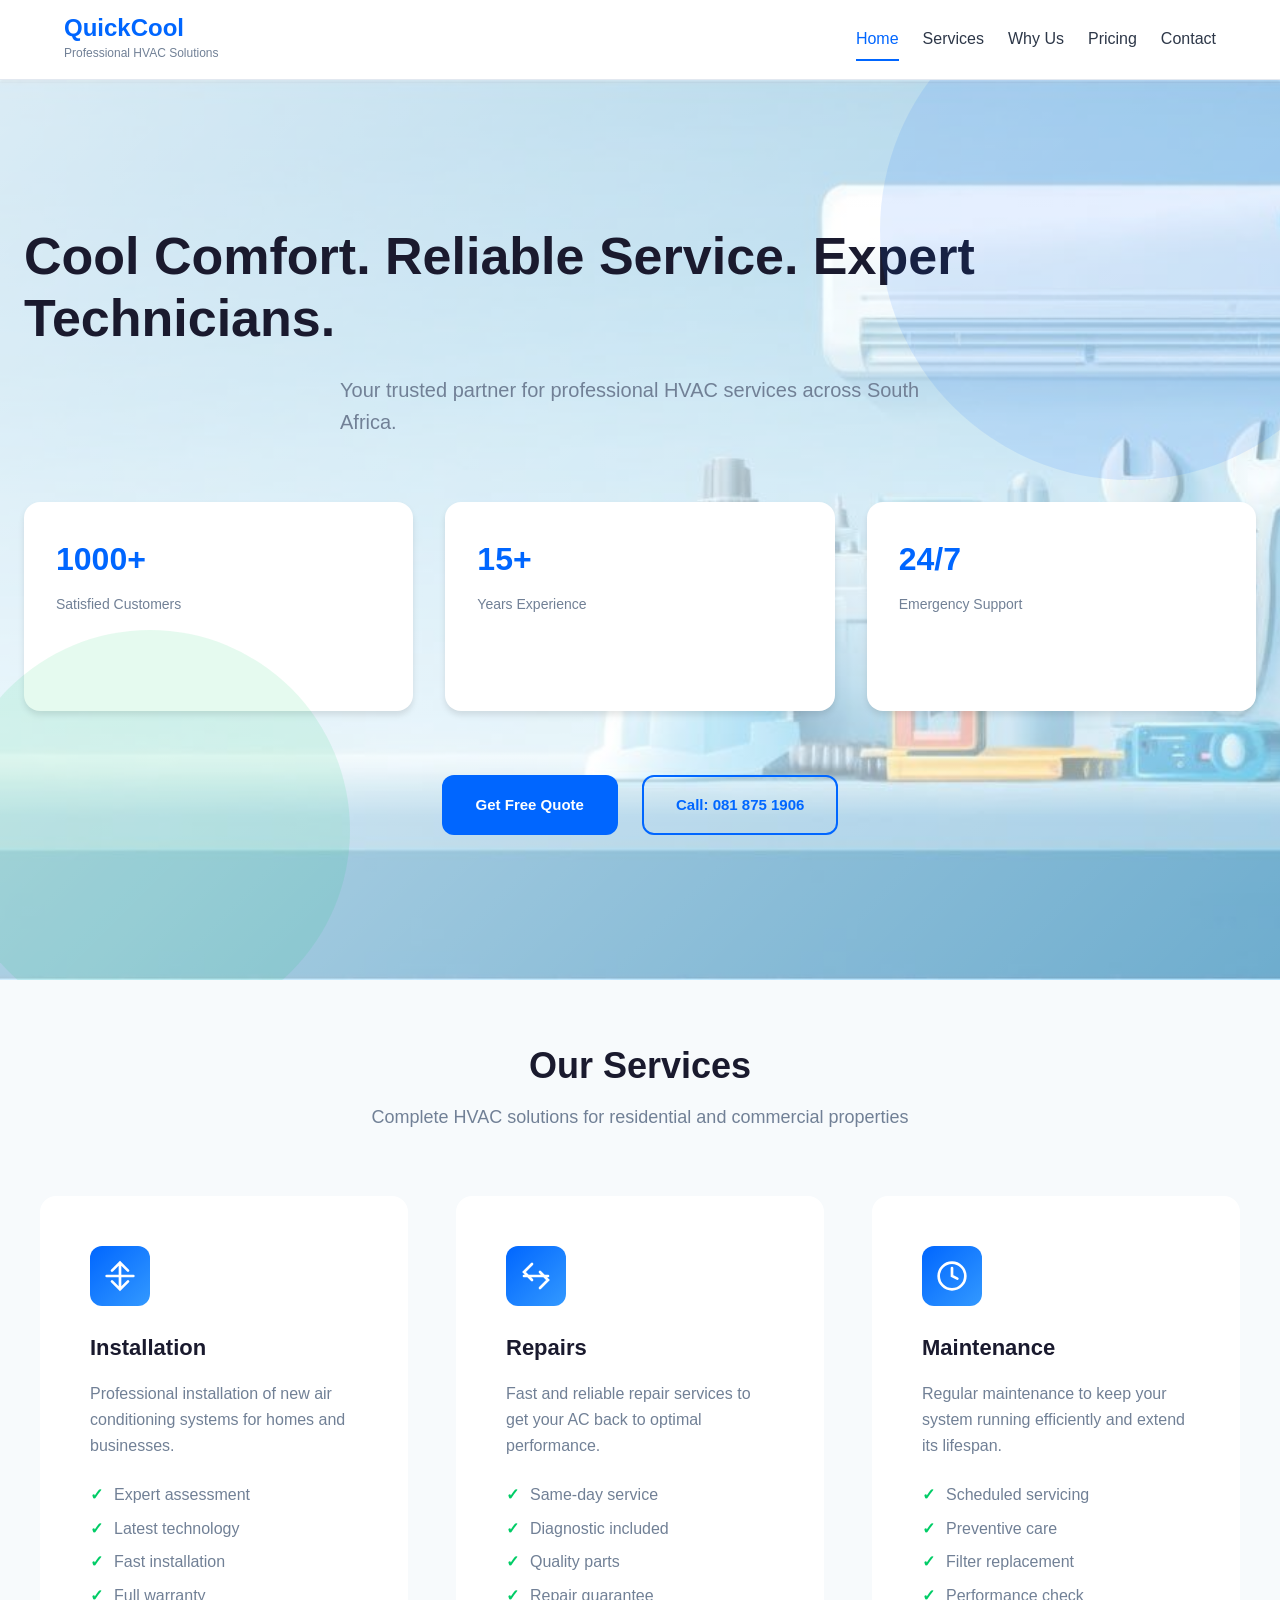
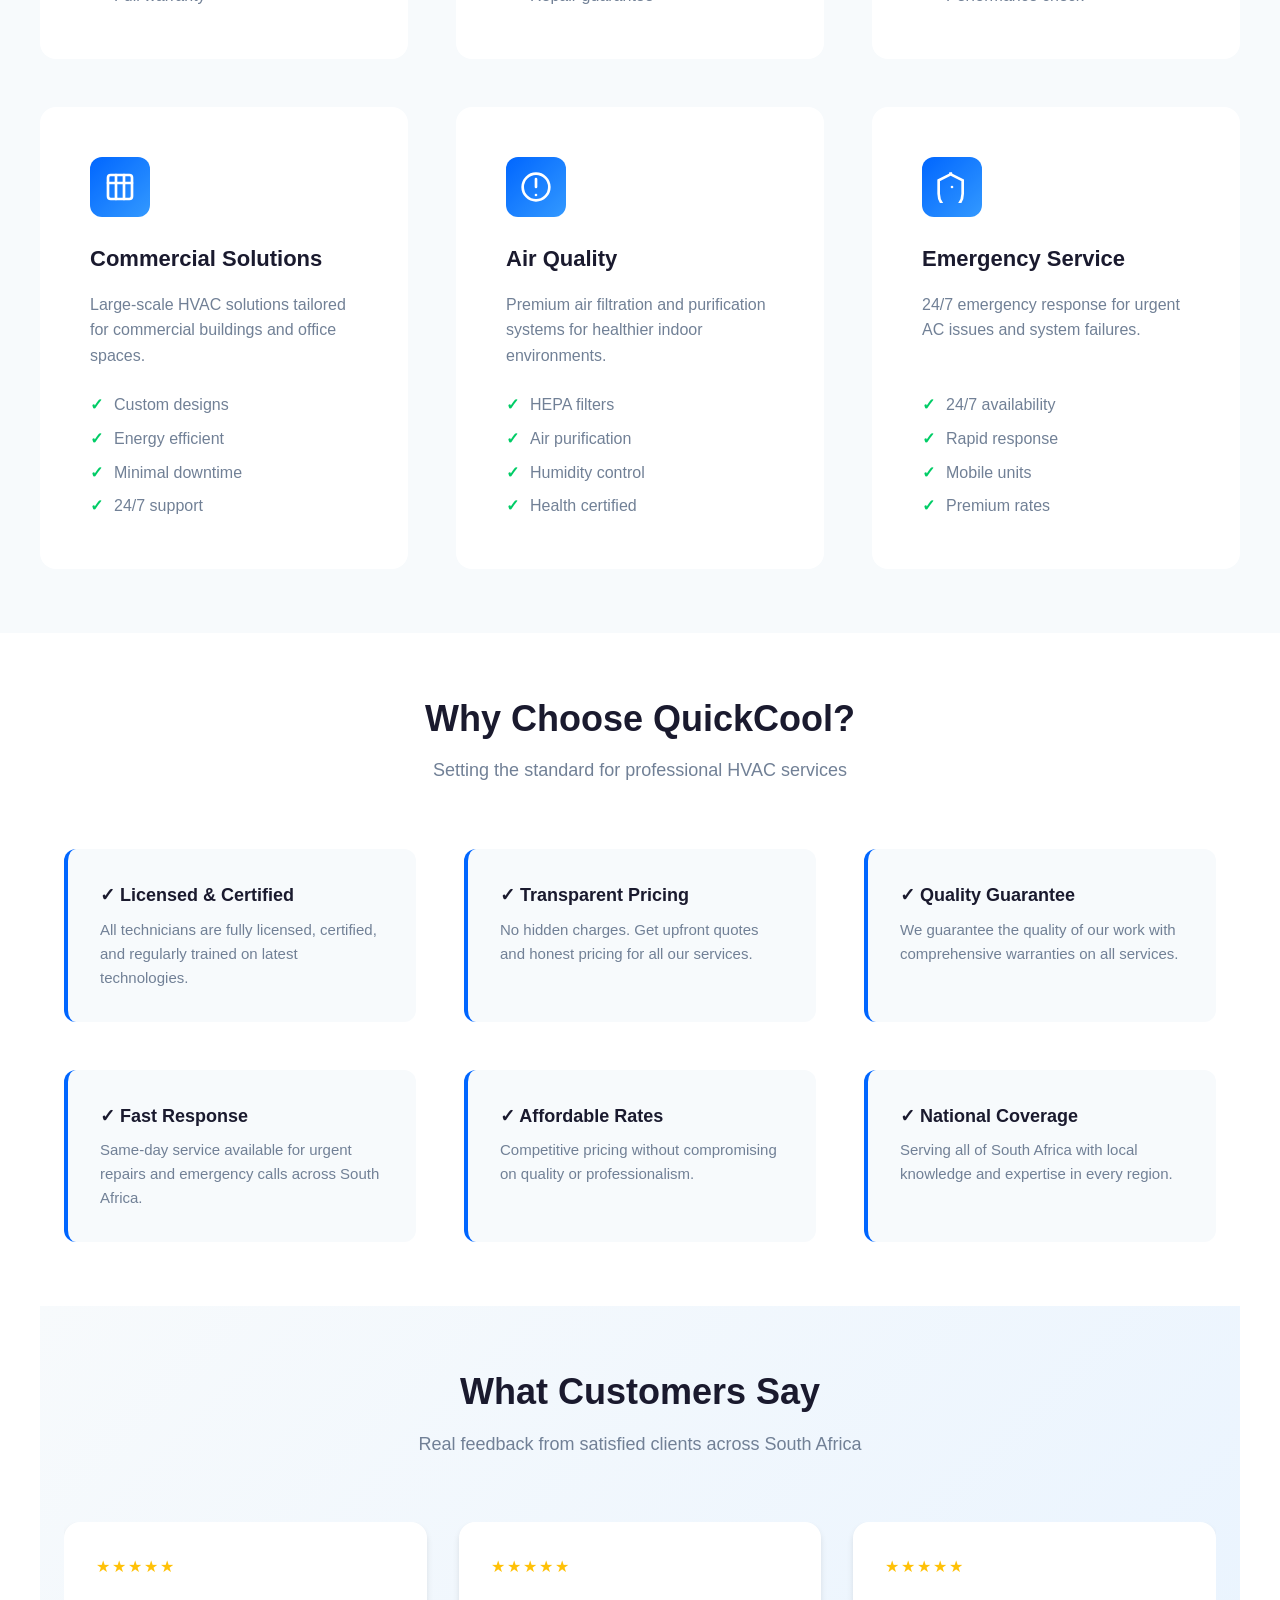
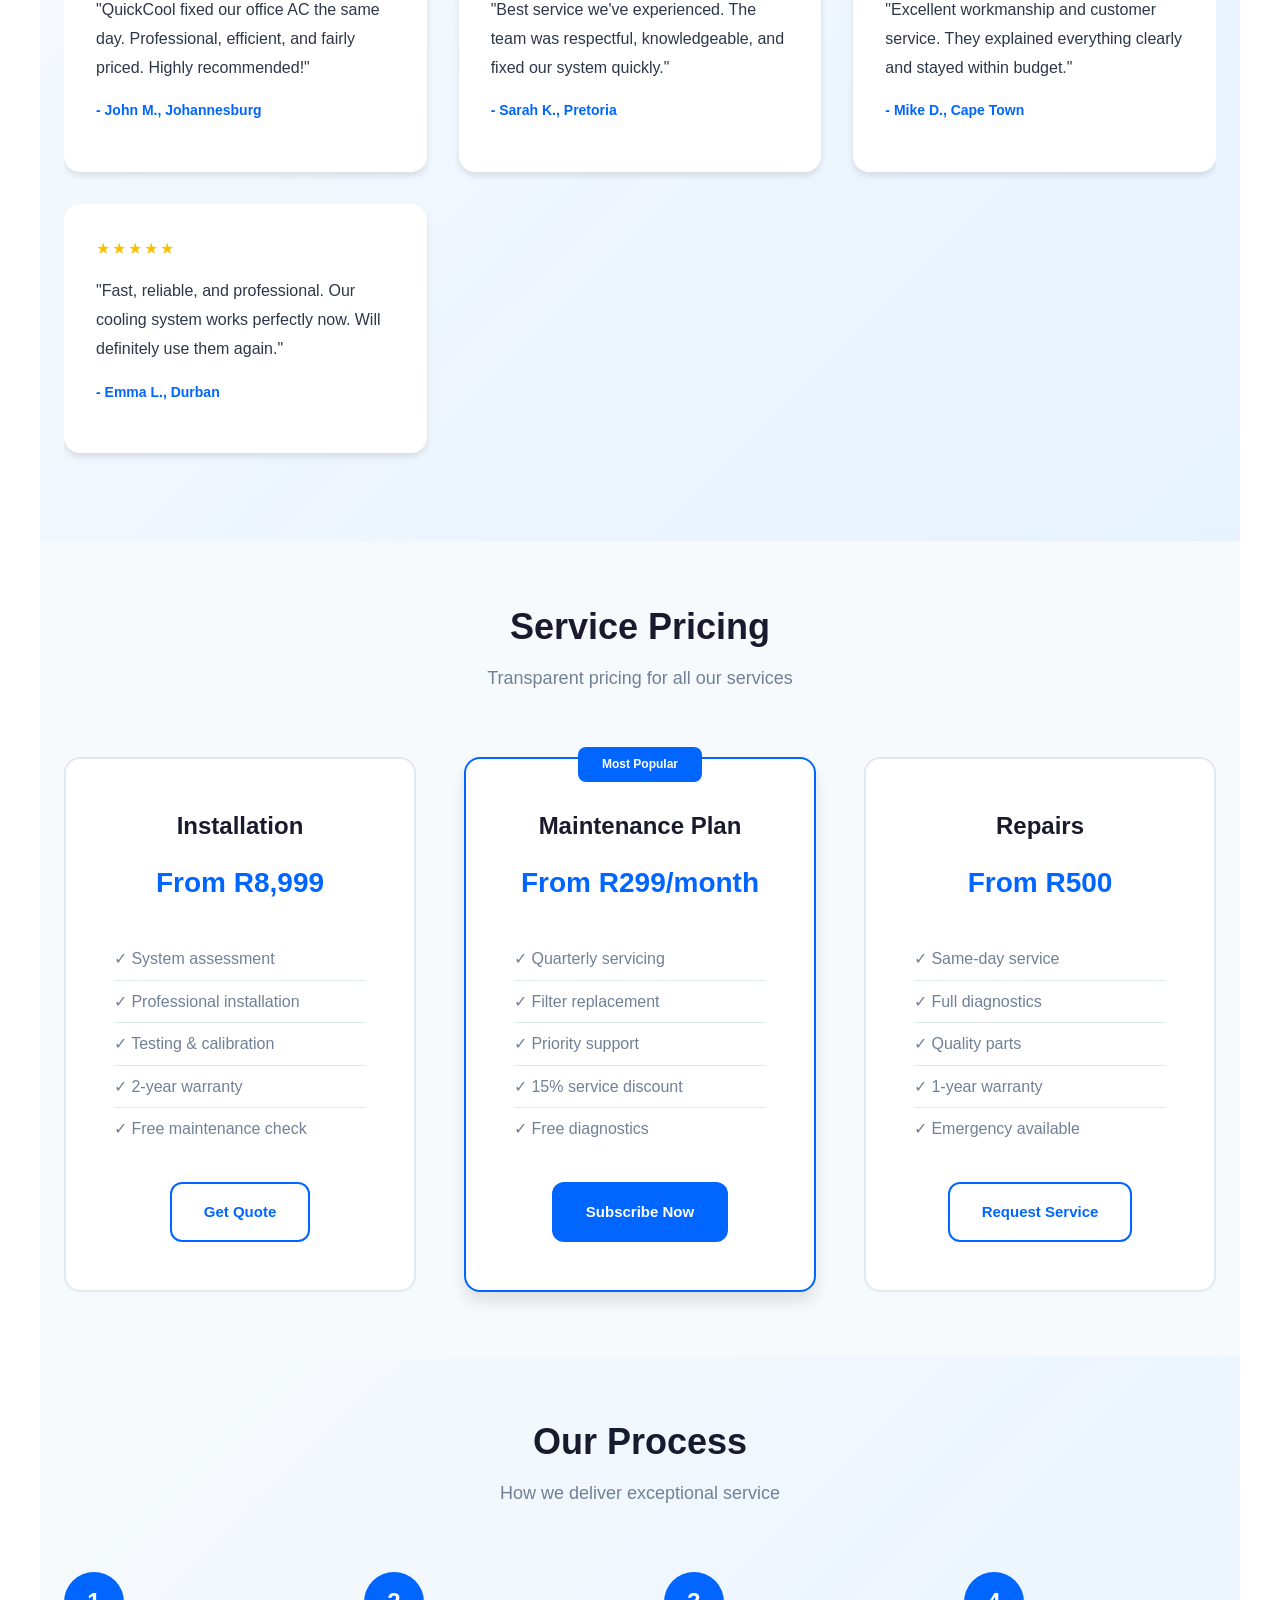
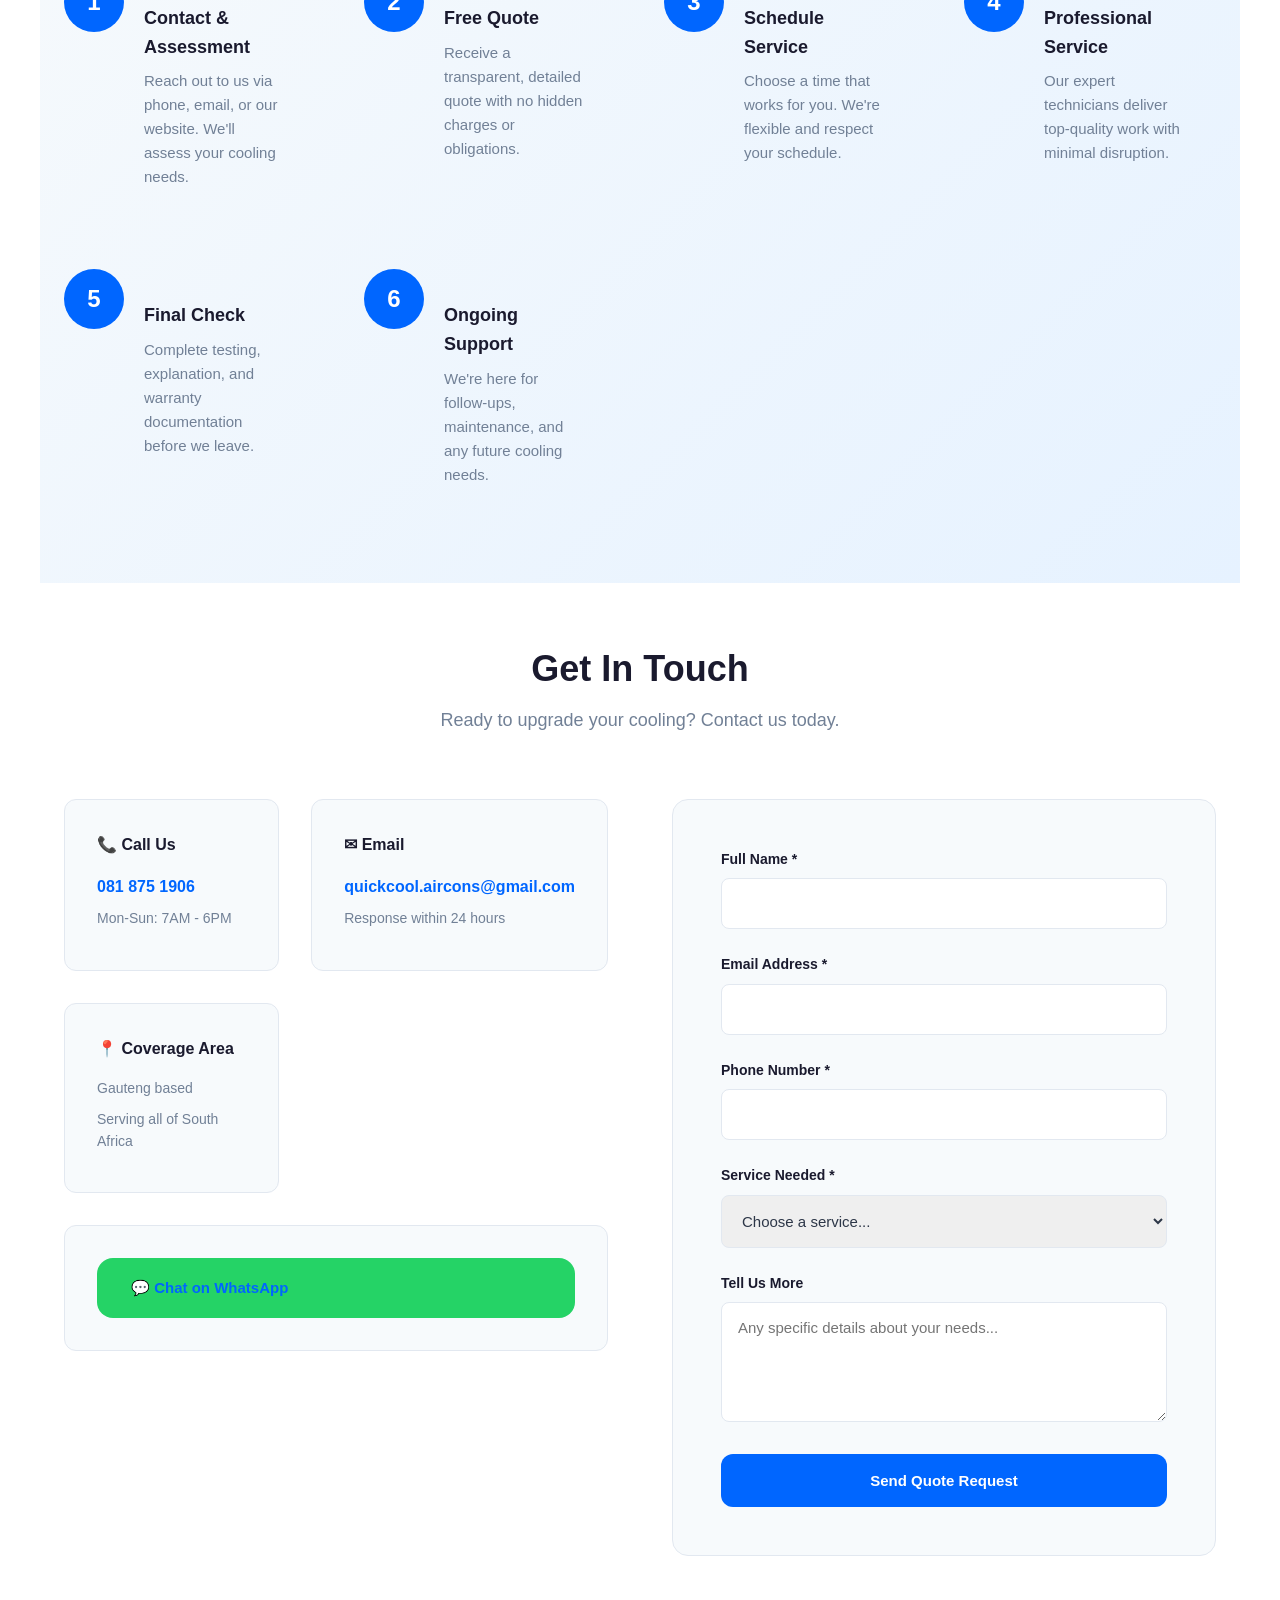
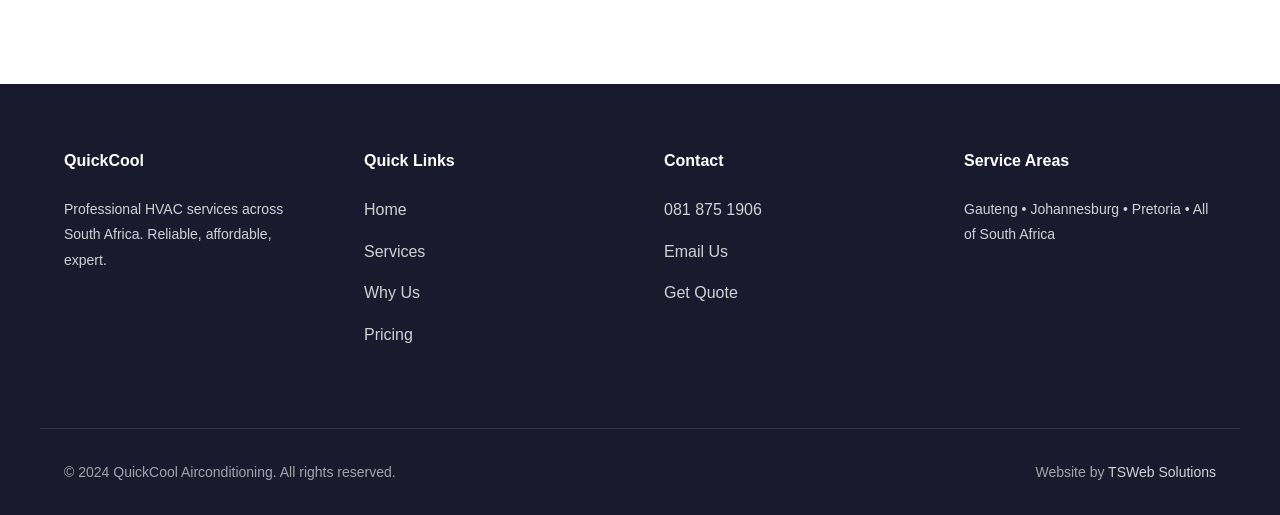
<file: index.html>
<!DOCTYPE html>
<html lang="en">

<head>
    <meta charset="UTF-8">
    <meta name="viewport" content="width=device-width, initial-scale=1.0">
    <meta name="description" content="QuickCool - Professional HVAC Services across South Africa. Expert air conditioning installation, maintenance, repairs & commercial solutions.">
    <meta name="keywords" content="HVAC, air conditioning, installation, repairs, maintenance, cooling systems, South Africa, Gauteng">
    <meta name="theme-color" content="#0066ff">
    <meta property="og:title" content="QuickCool - Professional HVAC Services">
    <meta property="og:description" content="Expert air conditioning installation, repairs, maintenance & commercial solutions across South Africa.">
    <meta property="og:image" content="./assets/og-image.png">
    
    <title>QuickCool | Professional HVAC Services & Air Conditioning Solutions</title>
    <link rel="canonical" href="https://quickcool.co.za/">
    <link rel="stylesheet" href="./style.css">
    <link rel="preconnect" href="https://fonts.googleapis.com">
    <link rel="preconnect" href="https://fonts.gstatic.com" crossorigin>
</head>

<body>
    <!-- NAVIGATION & HEADER -->
    <header class="header" role="banner">
        <div class="header-container">
            <div class="logo">
                <h1>QuickCool</h1>
                <p class="tagline">Professional HVAC Solutions</p>
            </div>
            
            <nav class="nav">
                <a href="#home" class="nav-link active">Home</a>
                <a href="#services" class="nav-link">Services</a>
                <a href="#why-us" class="nav-link">Why Us</a>
                <a href="#pricing" class="nav-link">Pricing</a>
                <a href="#contact" class="nav-link">Contact</a>
            </nav>

            <button class="nav-toggle" aria-label="Toggle navigation" aria-expanded="false">
                <span></span>
                <span></span>
                <span></span>
            </button>
        </div>
    </header>

    <!-- MOBILE NAV -->
    <nav class="mobile-nav" role="navigation" aria-label="Mobile navigation">
        <a href="#home" class="mobile-nav-link">Home</a>
        <a href="#services" class="mobile-nav-link">Services</a>
        <a href="#why-us" class="mobile-nav-link">Why Us</a>
        <a href="#pricing" class="mobile-nav-link">Pricing</a>
        <a href="#contact" class="mobile-nav-link">Contact</a>
    </nav>

    <!-- HERO SECTION -->
    <section id="home" class="hero">
        <div class="hero-content">
            <h2>Cool Comfort. Reliable Service. Expert Technicians.</h2>
            <p>Your trusted partner for professional HVAC services across South Africa.</p>
            
            <div class="hero-stats">
                <div class="stat">
                    <h3>1000+</h3>
                    <p>Satisfied Customers</p>
                </div>
                <div class="stat">
                    <h3>15+</h3>
                    <p>Years Experience</p>
                </div>
                <div class="stat">
                    <h3>24/7</h3>
                    <p>Emergency Support</p>
                </div>
            </div>

            <div class="cta-buttons">
                <a href="#contact" class="btn btn-primary">Get Free Quote</a>
                <a href="tel:+27818751906" class="btn btn-secondary">Call: 081 875 1906</a>
            </div>
        </div>

        <div class="hero-bg">
            <div class="shape shape-1"></div>
            <div class="shape shape-2"></div>
        </div>
    </section>

    <!-- SERVICES SECTION -->
    <section id="services" class="services">
        <div class="section-header">
            <h2>Our Services</h2>
            <p>Complete HVAC solutions for residential and commercial properties</p>
        </div>

        <div class="services-grid">
            <!-- Service 1 -->
            <article class="service-card" data-service="installation">
                <div class="service-icon">
                    <svg viewBox="0 0 24 24" fill="none" stroke="currentColor">
                        <path d="M12 2v20M2 12h20M18 8l-6-6-6 6M6 16l6 6 6-6" stroke-width="2" stroke-linecap="round"/>
                    </svg>
                </div>
                <h3>Installation</h3>
                <p>Professional installation of new air conditioning systems for homes and businesses.</p>
                <ul class="features">
                    <li>Expert assessment</li>
                    <li>Latest technology</li>
                    <li>Fast installation</li>
                    <li>Full warranty</li>
                </ul>
            </article>

            <!-- Service 2 -->
            <article class="service-card" data-service="repairs">
                <div class="service-icon">
                    <svg viewBox="0 0 24 24" fill="none" stroke="currentColor">
                        <path d="M3 12h18M9 3l-6 6 6 6M15 21l6-6-6-6" stroke-width="2" stroke-linecap="round"/>
                    </svg>
                </div>
                <h3>Repairs</h3>
                <p>Fast and reliable repair services to get your AC back to optimal performance.</p>
                <ul class="features">
                    <li>Same-day service</li>
                    <li>Diagnostic included</li>
                    <li>Quality parts</li>
                    <li>Repair guarantee</li>
                </ul>
            </article>

            <!-- Service 3 -->
            <article class="service-card" data-service="maintenance">
                <div class="service-icon">
                    <svg viewBox="0 0 24 24" fill="none" stroke="currentColor">
                        <circle cx="12" cy="12" r="10"/>
                        <path d="M12 6v6l4 2" stroke-width="2" stroke-linecap="round"/>
                    </svg>
                </div>
                <h3>Maintenance</h3>
                <p>Regular maintenance to keep your system running efficiently and extend its lifespan.</p>
                <ul class="features">
                    <li>Scheduled servicing</li>
                    <li>Preventive care</li>
                    <li>Filter replacement</li>
                    <li>Performance check</li>
                </ul>
            </article>

            <!-- Service 4 -->
            <article class="service-card" data-service="commercial">
                <div class="service-icon">
                    <svg viewBox="0 0 24 24" fill="none" stroke="currentColor">
                        <rect x="3" y="3" width="18" height="18" rx="2"/>
                        <path d="M3 9h18M9 3v18M15 3v18" stroke-width="2" stroke-linecap="round"/>
                    </svg>
                </div>
                <h3>Commercial Solutions</h3>
                <p>Large-scale HVAC solutions tailored for commercial buildings and office spaces.</p>
                <ul class="features">
                    <li>Custom designs</li>
                    <li>Energy efficient</li>
                    <li>Minimal downtime</li>
                    <li>24/7 support</li>
                </ul>
            </article>

            <!-- Service 5 -->
            <article class="service-card" data-service="air-quality">
                <div class="service-icon">
                    <svg viewBox="0 0 24 24" fill="none" stroke="currentColor">
                        <path d="M12 2C6.48 2 2 6.48 2 12s4.48 10 10 10 10-4.48 10-10S17.52 2 12 2z"/>
                        <path d="M12 6v6M12 18v.01" stroke-width="2" stroke-linecap="round"/>
                    </svg>
                </div>
                <h3>Air Quality</h3>
                <p>Premium air filtration and purification systems for healthier indoor environments.</p>
                <ul class="features">
                    <li>HEPA filters</li>
                    <li>Air purification</li>
                    <li>Humidity control</li>
                    <li>Health certified</li>
                </ul>
            </article>

            <!-- Service 6 -->
            <article class="service-card" data-service="emergency">
                <div class="service-icon">
                    <svg viewBox="0 0 24 24" fill="none" stroke="currentColor">
                        <path d="M12 2L2 7v10c0 5.55 3.84 10.74 9 12 5.16-1.26 9-6.45 9-12V7l-10-5z"/>
                        <path d="M12 12h.01" stroke-width="2" stroke-linecap="round"/>
                    </svg>
                </div>
                <h3>Emergency Service</h3>
                <p>24/7 emergency response for urgent AC issues and system failures.</p>
                <ul class="features">
                    <li>24/7 availability</li>
                    <li>Rapid response</li>
                    <li>Mobile units</li>
                    <li>Premium rates</li>
                </ul>
            </article>
        </div>
    </section>

    <!-- WHY US SECTION -->
    <section id="why-us" class="why-us">
        <div class="section-header">
            <h2>Why Choose QuickCool?</h2>
            <p>Setting the standard for professional HVAC services</p>
        </div>

        <div class="benefits-grid">
            <div class="benefit-card">
                <h3>✓ Licensed & Certified</h3>
                <p>All technicians are fully licensed, certified, and regularly trained on latest technologies.</p>
            </div>
            <div class="benefit-card">
                <h3>✓ Transparent Pricing</h3>
                <p>No hidden charges. Get upfront quotes and honest pricing for all our services.</p>
            </div>
            <div class="benefit-card">
                <h3>✓ Quality Guarantee</h3>
                <p>We guarantee the quality of our work with comprehensive warranties on all services.</p>
            </div>
            <div class="benefit-card">
                <h3>✓ Fast Response</h3>
                <p>Same-day service available for urgent repairs and emergency calls across South Africa.</p>
            </div>
            <div class="benefit-card">
                <h3>✓ Affordable Rates</h3>
                <p>Competitive pricing without compromising on quality or professionalism.</p>
            </div>
            <div class="benefit-card">
                <h3>✓ National Coverage</h3>
                <p>Serving all of South Africa with local knowledge and expertise in every region.</p>
            </div>
        </div>
    </section>

    <!-- TESTIMONIALS SECTION -->
    <section class="testimonials">
        <div class="section-header">
            <h2>What Customers Say</h2>
            <p>Real feedback from satisfied clients across South Africa</p>
        </div>

        <div class="testimonials-carousel">
            <div class="testimonial-card">
                <div class="stars">★★★★★</div>
                <p>"QuickCool fixed our office AC the same day. Professional, efficient, and fairly priced. Highly recommended!"</p>
                <p class="author">- John M., Johannesburg</p>
            </div>
            <div class="testimonial-card">
                <div class="stars">★★★★★</div>
                <p>"Best service we've experienced. The team was respectful, knowledgeable, and fixed our system quickly."</p>
                <p class="author">- Sarah K., Pretoria</p>
            </div>
            <div class="testimonial-card">
                <div class="stars">★★★★★</div>
                <p>"Excellent workmanship and customer service. They explained everything clearly and stayed within budget."</p>
                <p class="author">- Mike D., Cape Town</p>
            </div>
            <div class="testimonial-card">
                <div class="stars">★★★★★</div>
                <p>"Fast, reliable, and professional. Our cooling system works perfectly now. Will definitely use them again."</p>
                <p class="author">- Emma L., Durban</p>
            </div>
        </div>
    </section>

    <!-- PRICING SECTION -->
    <section id="pricing" class="pricing">
        <div class="section-header">
            <h2>Service Pricing</h2>
            <p>Transparent pricing for all our services</p>
        </div>

        <div class="pricing-grid">
            <!-- Pricing Card 1 -->
            <div class="pricing-card">
                <h3>Installation</h3>
                <p class="price">From R8,999</p>
                <ul class="pricing-features">
                    <li>✓ System assessment</li>
                    <li>✓ Professional installation</li>
                    <li>✓ Testing & calibration</li>
                    <li>✓ 2-year warranty</li>
                    <li>✓ Free maintenance check</li>
                </ul>
                <a href="#contact" class="btn btn-outline">Get Quote</a>
            </div>

            <!-- Pricing Card 2 -->
            <div class="pricing-card featured">
                <span class="badge">Most Popular</span>
                <h3>Maintenance Plan</h3>
                <p class="price">From R299/month</p>
                <ul class="pricing-features">
                    <li>✓ Quarterly servicing</li>
                    <li>✓ Filter replacement</li>
                    <li>✓ Priority support</li>
                    <li>✓ 15% service discount</li>
                    <li>✓ Free diagnostics</li>
                </ul>
                <a href="#contact" class="btn btn-primary">Subscribe Now</a>
            </div>

            <!-- Pricing Card 3 -->
            <div class="pricing-card">
                <h3>Repairs</h3>
                <p class="price">From R500</p>
                <ul class="pricing-features">
                    <li>✓ Same-day service</li>
                    <li>✓ Full diagnostics</li>
                    <li>✓ Quality parts</li>
                    <li>✓ 1-year warranty</li>
                    <li>✓ Emergency available</li>
                </ul>
                <a href="#contact" class="btn btn-outline">Request Service</a>
            </div>
        </div>
    </section>

    <!-- PROCESS SECTION -->
    <section class="process">
        <div class="section-header">
            <h2>Our Process</h2>
            <p>How we deliver exceptional service</p>
        </div>

        <div class="process-steps">
            <div class="step">
                <div class="step-number">1</div>
                <h3>Contact & Assessment</h3>
                <p>Reach out to us via phone, email, or our website. We'll assess your cooling needs.</p>
            </div>
            <div class="step">
                <div class="step-number">2</div>
                <h3>Free Quote</h3>
                <p>Receive a transparent, detailed quote with no hidden charges or obligations.</p>
            </div>
            <div class="step">
                <div class="step-number">3</div>
                <h3>Schedule Service</h3>
                <p>Choose a time that works for you. We're flexible and respect your schedule.</p>
            </div>
            <div class="step">
                <div class="step-number">4</div>
                <h3>Professional Service</h3>
                <p>Our expert technicians deliver top-quality work with minimal disruption.</p>
            </div>
            <div class="step">
                <div class="step-number">5</div>
                <h3>Final Check</h3>
                <p>Complete testing, explanation, and warranty documentation before we leave.</p>
            </div>
            <div class="step">
                <div class="step-number">6</div>
                <h3>Ongoing Support</h3>
                <p>We're here for follow-ups, maintenance, and any future cooling needs.</p>
            </div>
        </div>
    </section>

    <!-- CONTACT SECTION -->
    <section id="contact" class="contact">
        <div class="section-header">
            <h2>Get In Touch</h2>
            <p>Ready to upgrade your cooling? Contact us today.</p>
        </div>

        <div class="contact-grid">
            <!-- Contact Info -->
            <div class="contact-info">
                <div class="info-card">
                    <h3>📞 Call Us</h3>
                    <a href="tel:+27818751906">081 875 1906</a>
                    <p>Mon-Sun: 7AM - 6PM</p>
                </div>

                <div class="info-card">
                    <h3>✉ Email</h3>
                    <a href="mailto:quickcool.aircons@gmail.com">quickcool.aircons@gmail.com</a>
                    <p>Response within 24 hours</p>
                </div>

                <div class="info-card">
                    <h3>📍 Coverage Area</h3>
                    <p>Gauteng based</p>
                    <p>Serving all of South Africa</p>
                </div>

                <div class="info-card whatsapp-card">
                    <a href="https://wa.me/27818751906?text=Hello%2C%20I%20would%20like%20to%20inquire%20about%20HVAC%20services" 
                       target="_blank" rel="noopener noreferrer" class="btn btn-whatsapp">
                        💬 Chat on WhatsApp
                    </a>
                </div>
            </div>

            <!-- Contact Form -->
            <form id="contactForm" class="contact-form" novalidate>
                <div class="form-group">
                    <label for="name">Full Name *</label>
                    <input type="text" id="name" name="name" required aria-label="Your full name">
                </div>

                <div class="form-group">
                    <label for="email">Email Address *</label>
                    <input type="email" id="email" name="email" required aria-label="Your email address">
                </div>

                <div class="form-group">
                    <label for="phone">Phone Number *</label>
                    <input type="tel" id="phone" name="phone" required aria-label="Your phone number">
                </div>

                <div class="form-group">
                    <label for="service">Service Needed *</label>
                    <select id="service" name="service" required aria-label="Select service">
                        <option value="">Choose a service...</option>
                        <option value="installation">Installation</option>
                        <option value="repairs">Repairs</option>
                        <option value="maintenance">Maintenance</option>
                        <option value="commercial">Commercial Solutions</option>
                        <option value="emergency">Emergency Service</option>
                        <option value="other">Other</option>
                    </select>
                </div>

                <div class="form-group">
                    <label for="message">Tell Us More</label>
                    <textarea id="message" name="message" rows="5" placeholder="Any specific details about your needs..." aria-label="Your message"></textarea>
                </div>

                <button type="submit" class="btn btn-primary btn-full">Send Quote Request</button>
            </form>
        </div>
    </section>

    <!-- FOOTER -->
    <footer class="footer">
        <div class="footer-content">
            <div class="footer-section">
                <h4>QuickCool</h4>
                <p>Professional HVAC services across South Africa. Reliable, affordable, expert.</p>
            </div>

            <div class="footer-section">
                <h4>Quick Links</h4>
                <ul>
                    <li><a href="#home">Home</a></li>
                    <li><a href="#services">Services</a></li>
                    <li><a href="#why-us">Why Us</a></li>
                    <li><a href="#pricing">Pricing</a></li>
                </ul>
            </div>

            <div class="footer-section">
                <h4>Contact</h4>
                <ul>
                    <li><a href="tel:+27818751906">081 875 1906</a></li>
                    <li><a href="mailto:quickcool.aircons@gmail.com">Email Us</a></li>
                    <li><a href="#contact">Get Quote</a></li>
                </ul>
            </div>

            <div class="footer-section">
                <h4>Service Areas</h4>
                <p>Gauteng • Johannesburg • Pretoria • All of South Africa</p>
            </div>
        </div>

        <div class="footer-bottom">
            <p>&copy; 2024 QuickCool Airconditioning. All rights reserved.</p>
            <p class="credit">Website by <a href="https://tswebsolutions.co.za" target="_blank" rel="noopener noreferrer">TSWeb Solutions</a></p>
        </div>
    </footer>

    <!-- SCRIPTS -->
    <script src="./script.js"></script>
</body>

</html>
</file>
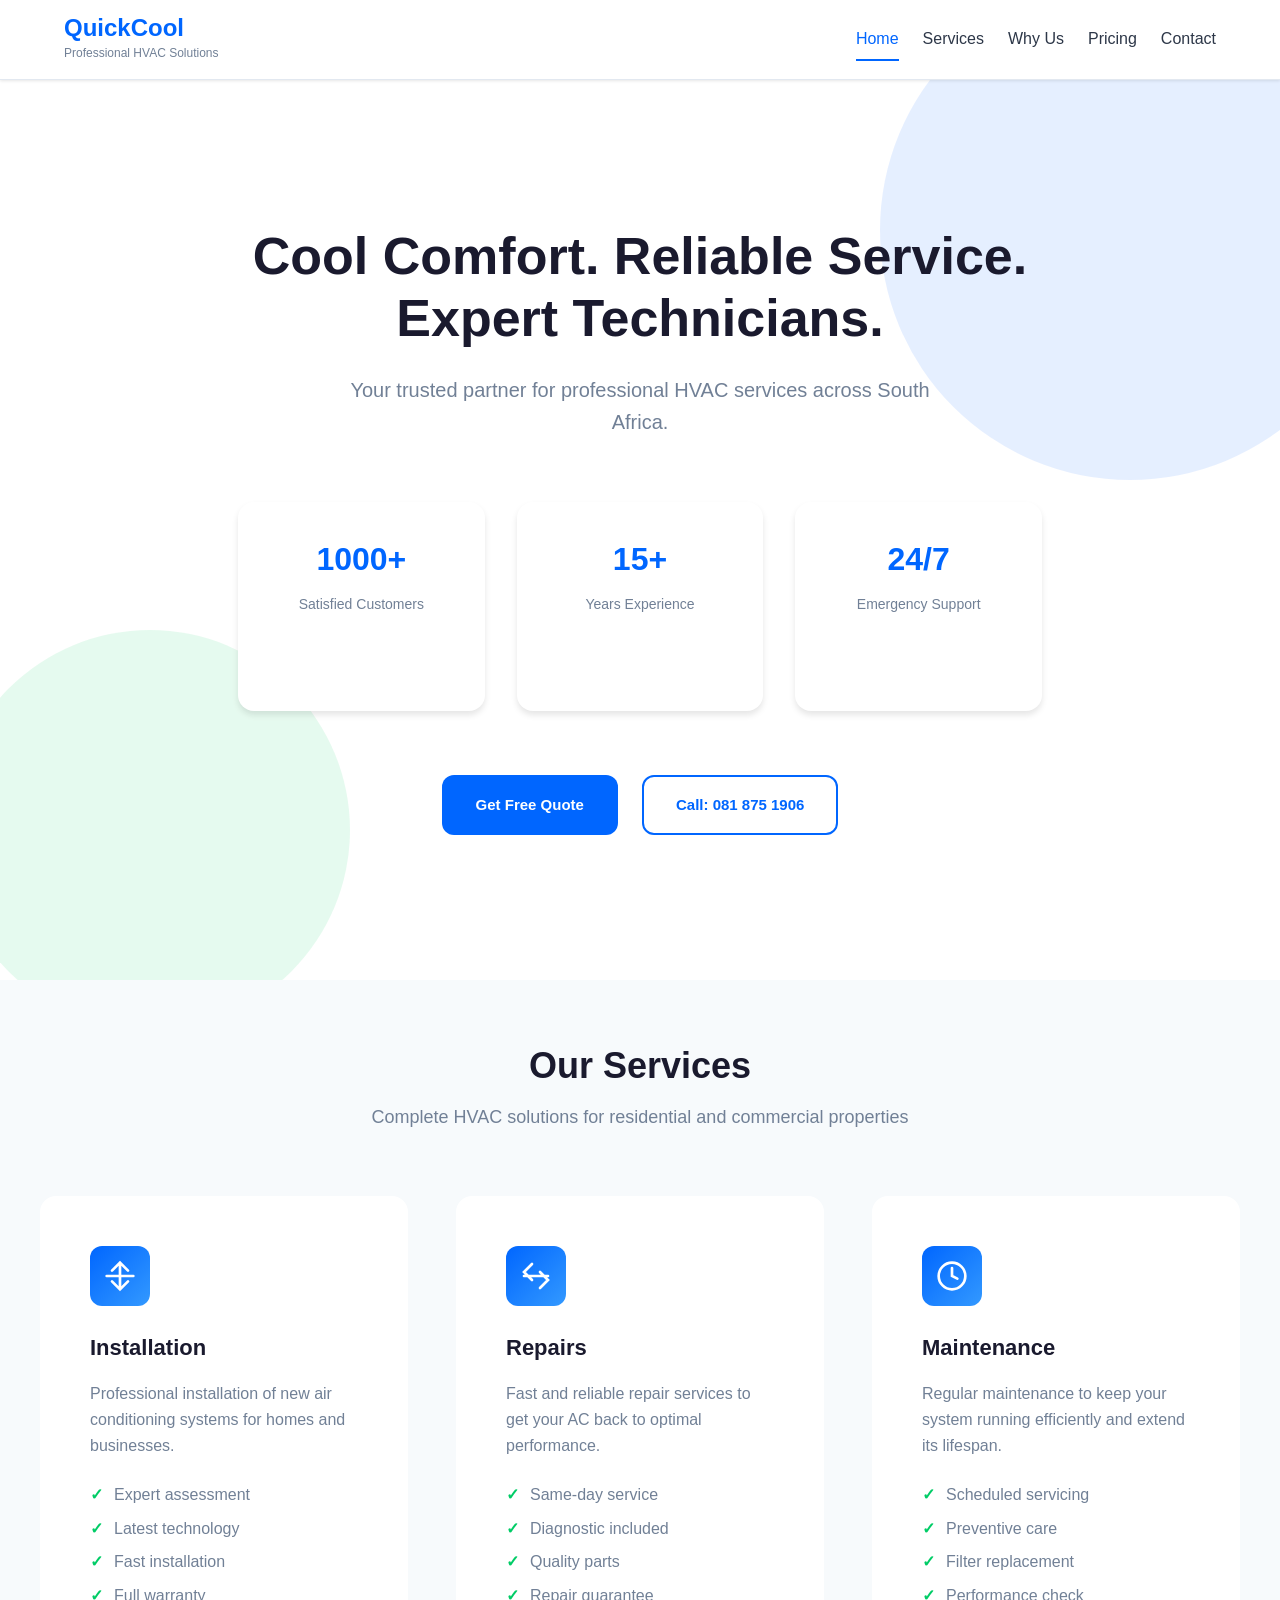
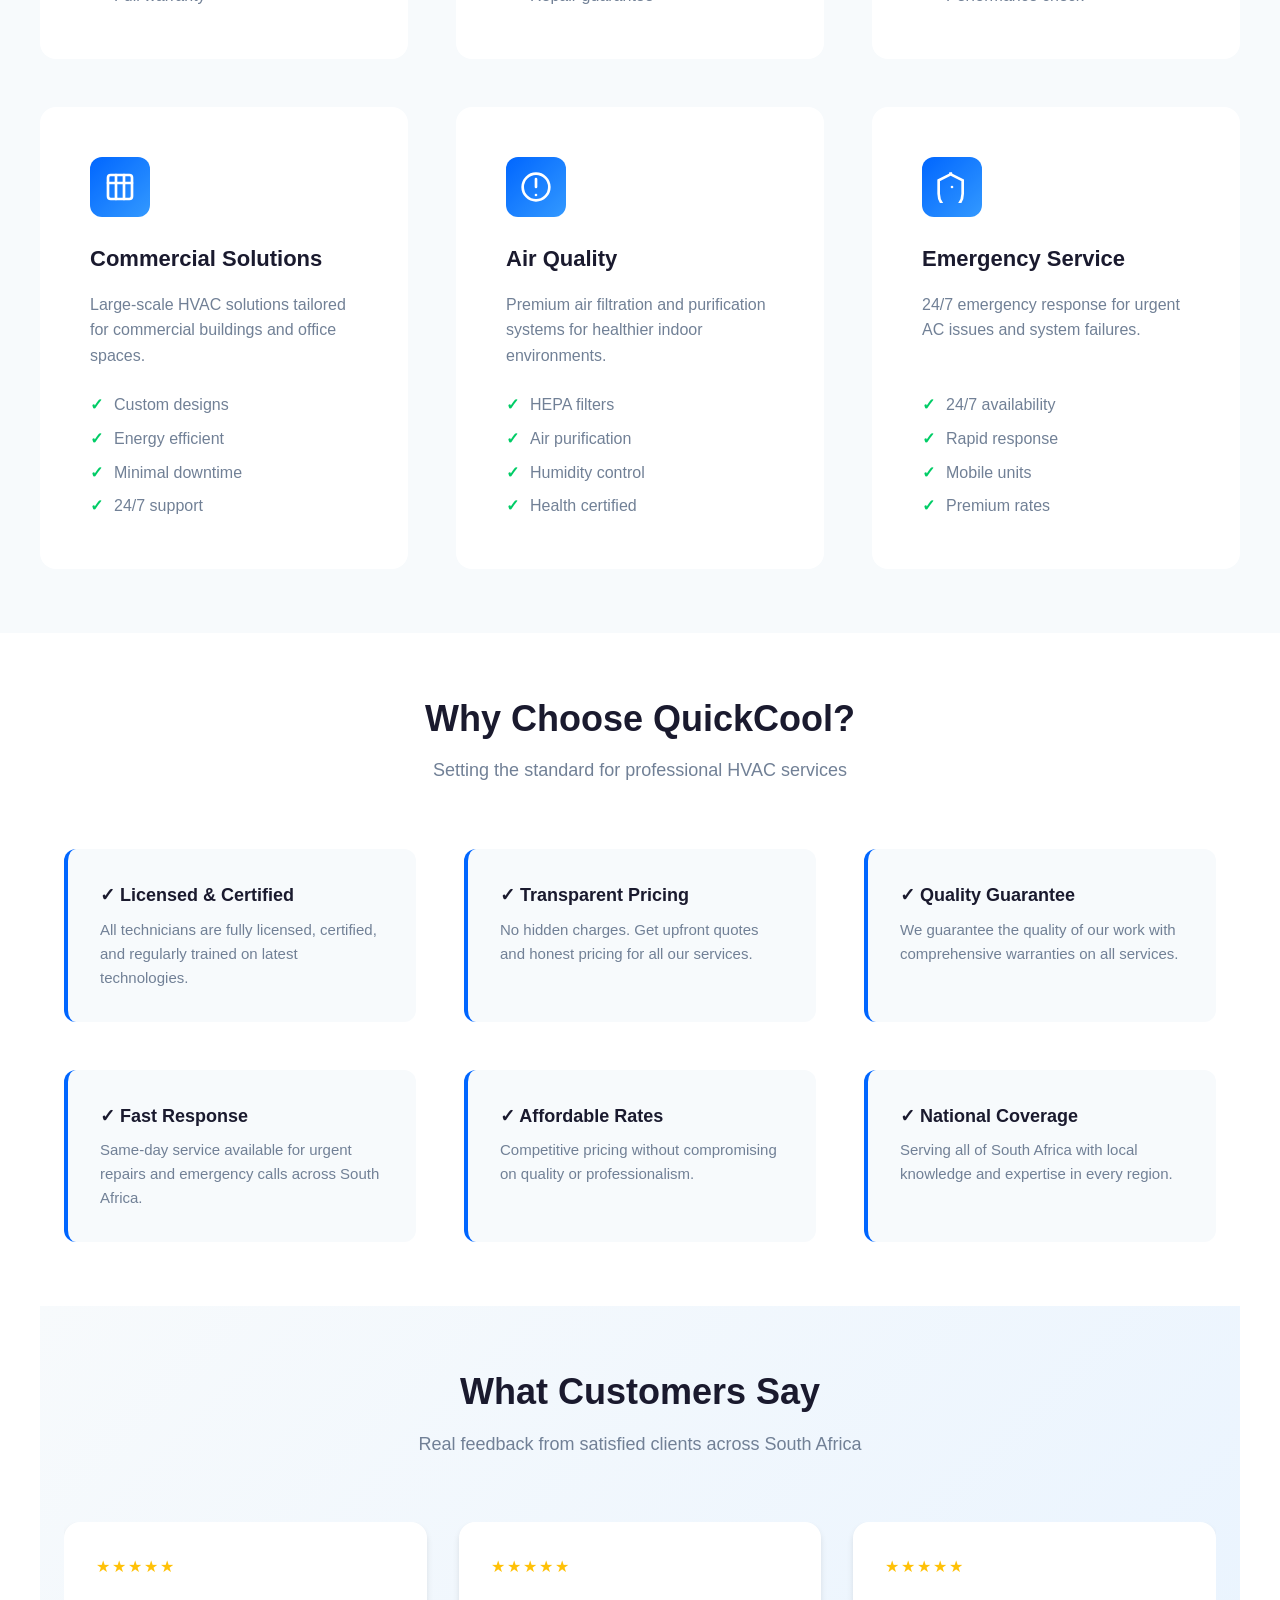
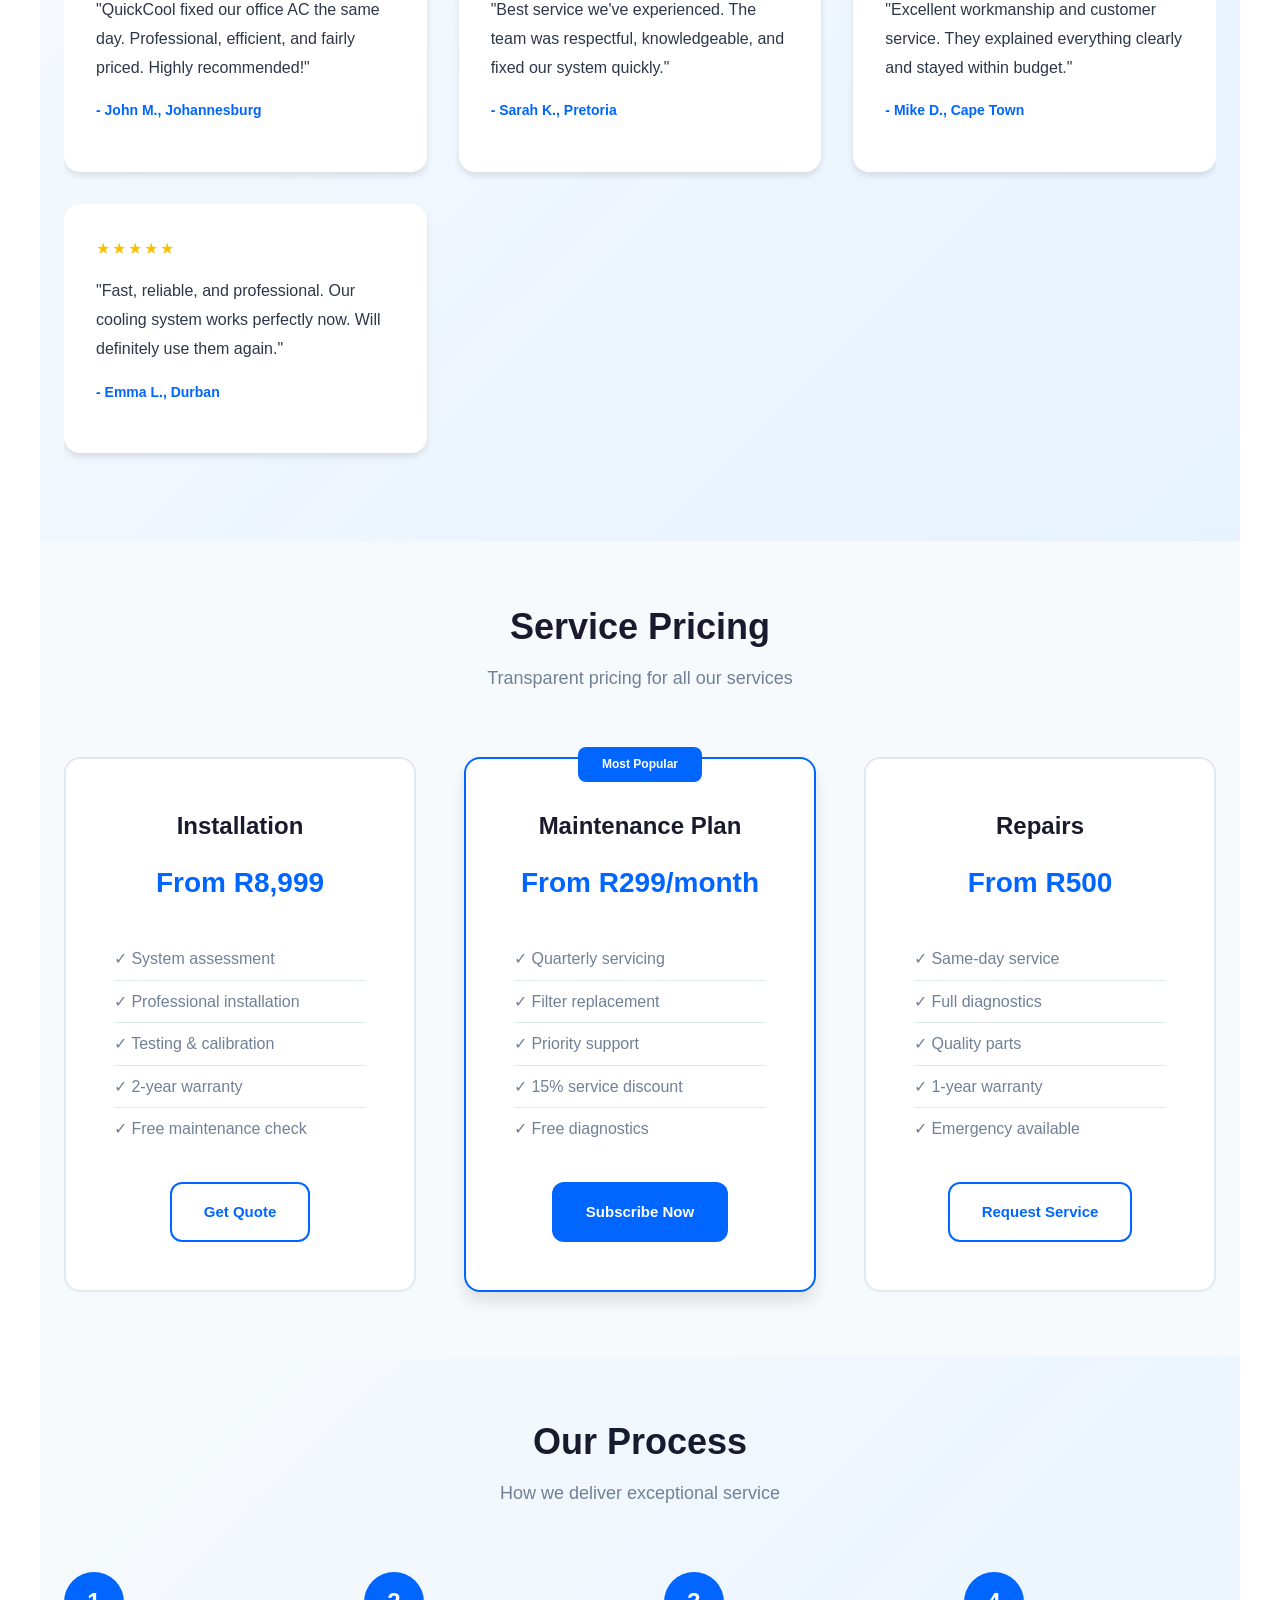
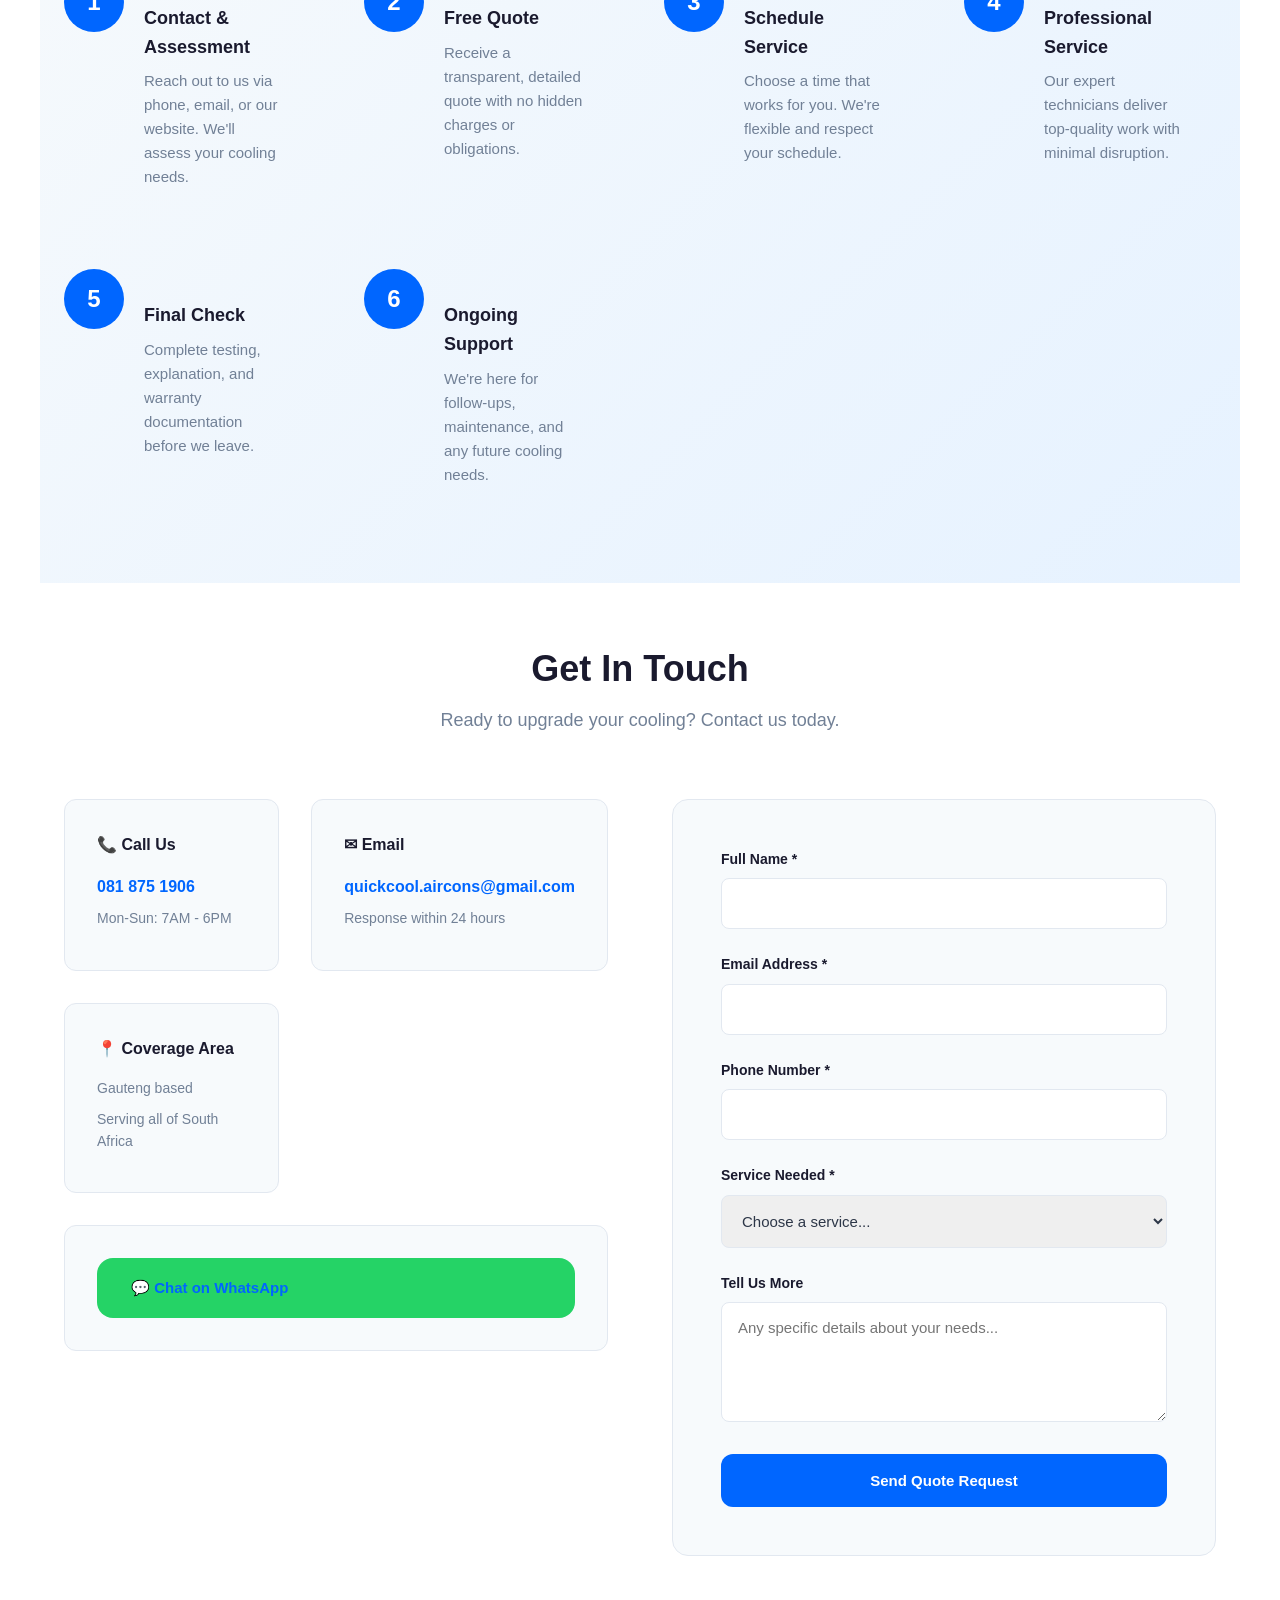
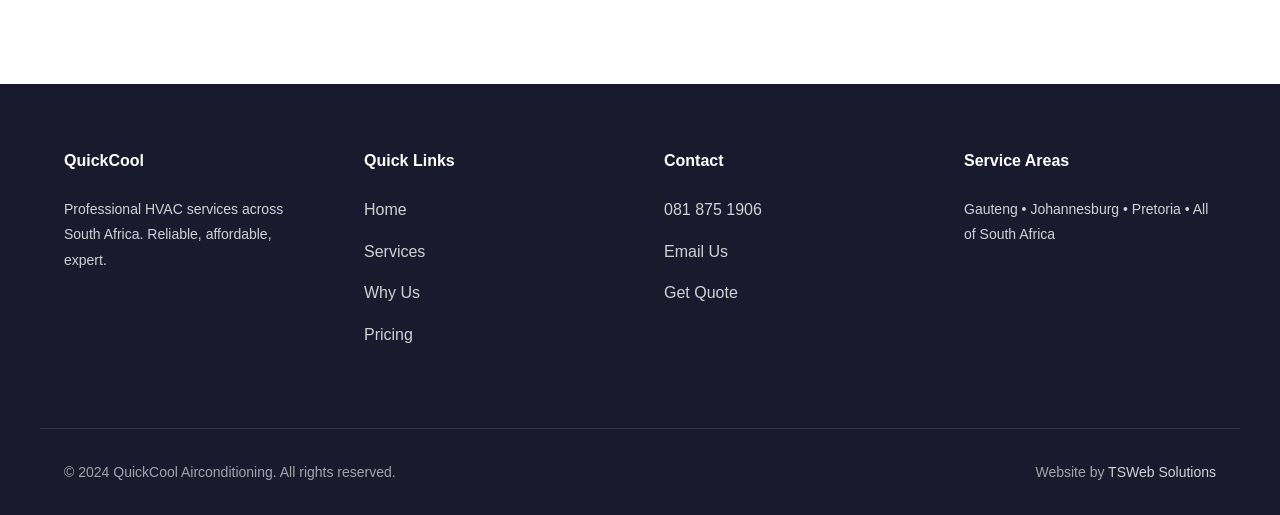
<file: index-new.html>
<!DOCTYPE html>
<html lang="en">

<head>
    <meta charset="UTF-8">
    <meta name="viewport" content="width=device-width, initial-scale=1.0">
    <meta name="description" content="QuickCool - Professional HVAC Services across South Africa. Expert air conditioning installation, maintenance, repairs & commercial solutions.">
    <meta name="keywords" content="HVAC, air conditioning, installation, repairs, maintenance, cooling systems, South Africa, Gauteng">
    <meta name="theme-color" content="#0066ff">
    <meta property="og:title" content="QuickCool - Professional HVAC Services">
    <meta property="og:description" content="Expert air conditioning installation, repairs, maintenance & commercial solutions across South Africa.">
    <meta property="og:image" content="./assets/og-image.png">
    
    <title>QuickCool | Professional HVAC Services & Air Conditioning Solutions</title>
    <link rel="canonical" href="https://quickcool.co.za/">
    <link rel="stylesheet" href="./style-new.css">
    <link rel="preconnect" href="https://fonts.googleapis.com">
    <link rel="preconnect" href="https://fonts.gstatic.com" crossorigin>
</head>

<body>
    <!-- NAVIGATION & HEADER -->
    <header class="header" role="banner">
        <div class="header-container">
            <div class="logo">
                <h1>QuickCool</h1>
                <p class="tagline">Professional HVAC Solutions</p>
            </div>
            
            <nav class="nav">
                <a href="#home" class="nav-link active">Home</a>
                <a href="#services" class="nav-link">Services</a>
                <a href="#why-us" class="nav-link">Why Us</a>
                <a href="#pricing" class="nav-link">Pricing</a>
                <a href="#contact" class="nav-link">Contact</a>
            </nav>

            <button class="nav-toggle" aria-label="Toggle navigation" aria-expanded="false">
                <span></span>
                <span></span>
                <span></span>
            </button>
        </div>
    </header>

    <!-- MOBILE NAV -->
    <nav class="mobile-nav" role="navigation" aria-label="Mobile navigation">
        <a href="#home" class="mobile-nav-link">Home</a>
        <a href="#services" class="mobile-nav-link">Services</a>
        <a href="#why-us" class="mobile-nav-link">Why Us</a>
        <a href="#pricing" class="mobile-nav-link">Pricing</a>
        <a href="#contact" class="mobile-nav-link">Contact</a>
    </nav>

    <!-- HERO SECTION -->
    <section id="home" class="hero">
        <div class="hero-content">
            <h2>Cool Comfort. Reliable Service. Expert Technicians.</h2>
            <p>Your trusted partner for professional HVAC services across South Africa.</p>
            
            <div class="hero-stats">
                <div class="stat">
                    <h3>1000+</h3>
                    <p>Satisfied Customers</p>
                </div>
                <div class="stat">
                    <h3>15+</h3>
                    <p>Years Experience</p>
                </div>
                <div class="stat">
                    <h3>24/7</h3>
                    <p>Emergency Support</p>
                </div>
            </div>

            <div class="cta-buttons">
                <a href="#contact" class="btn btn-primary">Get Free Quote</a>
                <a href="tel:+27818751906" class="btn btn-secondary">Call: 081 875 1906</a>
            </div>
        </div>

        <div class="hero-bg">
            <div class="shape shape-1"></div>
            <div class="shape shape-2"></div>
        </div>
    </section>

    <!-- SERVICES SECTION -->
    <section id="services" class="services">
        <div class="section-header">
            <h2>Our Services</h2>
            <p>Complete HVAC solutions for residential and commercial properties</p>
        </div>

        <div class="services-grid">
            <!-- Service 1 -->
            <article class="service-card" data-service="installation">
                <div class="service-icon">
                    <svg viewBox="0 0 24 24" fill="none" stroke="currentColor">
                        <path d="M12 2v20M2 12h20M18 8l-6-6-6 6M6 16l6 6 6-6" stroke-width="2" stroke-linecap="round"/>
                    </svg>
                </div>
                <h3>Installation</h3>
                <p>Professional installation of new air conditioning systems for homes and businesses.</p>
                <ul class="features">
                    <li>Expert assessment</li>
                    <li>Latest technology</li>
                    <li>Fast installation</li>
                    <li>Full warranty</li>
                </ul>
            </article>

            <!-- Service 2 -->
            <article class="service-card" data-service="repairs">
                <div class="service-icon">
                    <svg viewBox="0 0 24 24" fill="none" stroke="currentColor">
                        <path d="M3 12h18M9 3l-6 6 6 6M15 21l6-6-6-6" stroke-width="2" stroke-linecap="round"/>
                    </svg>
                </div>
                <h3>Repairs</h3>
                <p>Fast and reliable repair services to get your AC back to optimal performance.</p>
                <ul class="features">
                    <li>Same-day service</li>
                    <li>Diagnostic included</li>
                    <li>Quality parts</li>
                    <li>Repair guarantee</li>
                </ul>
            </article>

            <!-- Service 3 -->
            <article class="service-card" data-service="maintenance">
                <div class="service-icon">
                    <svg viewBox="0 0 24 24" fill="none" stroke="currentColor">
                        <circle cx="12" cy="12" r="10"/>
                        <path d="M12 6v6l4 2" stroke-width="2" stroke-linecap="round"/>
                    </svg>
                </div>
                <h3>Maintenance</h3>
                <p>Regular maintenance to keep your system running efficiently and extend its lifespan.</p>
                <ul class="features">
                    <li>Scheduled servicing</li>
                    <li>Preventive care</li>
                    <li>Filter replacement</li>
                    <li>Performance check</li>
                </ul>
            </article>

            <!-- Service 4 -->
            <article class="service-card" data-service="commercial">
                <div class="service-icon">
                    <svg viewBox="0 0 24 24" fill="none" stroke="currentColor">
                        <rect x="3" y="3" width="18" height="18" rx="2"/>
                        <path d="M3 9h18M9 3v18M15 3v18" stroke-width="2" stroke-linecap="round"/>
                    </svg>
                </div>
                <h3>Commercial Solutions</h3>
                <p>Large-scale HVAC solutions tailored for commercial buildings and office spaces.</p>
                <ul class="features">
                    <li>Custom designs</li>
                    <li>Energy efficient</li>
                    <li>Minimal downtime</li>
                    <li>24/7 support</li>
                </ul>
            </article>

            <!-- Service 5 -->
            <article class="service-card" data-service="air-quality">
                <div class="service-icon">
                    <svg viewBox="0 0 24 24" fill="none" stroke="currentColor">
                        <path d="M12 2C6.48 2 2 6.48 2 12s4.48 10 10 10 10-4.48 10-10S17.52 2 12 2z"/>
                        <path d="M12 6v6M12 18v.01" stroke-width="2" stroke-linecap="round"/>
                    </svg>
                </div>
                <h3>Air Quality</h3>
                <p>Premium air filtration and purification systems for healthier indoor environments.</p>
                <ul class="features">
                    <li>HEPA filters</li>
                    <li>Air purification</li>
                    <li>Humidity control</li>
                    <li>Health certified</li>
                </ul>
            </article>

            <!-- Service 6 -->
            <article class="service-card" data-service="emergency">
                <div class="service-icon">
                    <svg viewBox="0 0 24 24" fill="none" stroke="currentColor">
                        <path d="M12 2L2 7v10c0 5.55 3.84 10.74 9 12 5.16-1.26 9-6.45 9-12V7l-10-5z"/>
                        <path d="M12 12h.01" stroke-width="2" stroke-linecap="round"/>
                    </svg>
                </div>
                <h3>Emergency Service</h3>
                <p>24/7 emergency response for urgent AC issues and system failures.</p>
                <ul class="features">
                    <li>24/7 availability</li>
                    <li>Rapid response</li>
                    <li>Mobile units</li>
                    <li>Premium rates</li>
                </ul>
            </article>
        </div>
    </section>

    <!-- WHY US SECTION -->
    <section id="why-us" class="why-us">
        <div class="section-header">
            <h2>Why Choose QuickCool?</h2>
            <p>Setting the standard for professional HVAC services</p>
        </div>

        <div class="benefits-grid">
            <div class="benefit-card">
                <h3>✓ Licensed & Certified</h3>
                <p>All technicians are fully licensed, certified, and regularly trained on latest technologies.</p>
            </div>
            <div class="benefit-card">
                <h3>✓ Transparent Pricing</h3>
                <p>No hidden charges. Get upfront quotes and honest pricing for all our services.</p>
            </div>
            <div class="benefit-card">
                <h3>✓ Quality Guarantee</h3>
                <p>We guarantee the quality of our work with comprehensive warranties on all services.</p>
            </div>
            <div class="benefit-card">
                <h3>✓ Fast Response</h3>
                <p>Same-day service available for urgent repairs and emergency calls across South Africa.</p>
            </div>
            <div class="benefit-card">
                <h3>✓ Affordable Rates</h3>
                <p>Competitive pricing without compromising on quality or professionalism.</p>
            </div>
            <div class="benefit-card">
                <h3>✓ National Coverage</h3>
                <p>Serving all of South Africa with local knowledge and expertise in every region.</p>
            </div>
        </div>
    </section>

    <!-- TESTIMONIALS SECTION -->
    <section class="testimonials">
        <div class="section-header">
            <h2>What Customers Say</h2>
            <p>Real feedback from satisfied clients across South Africa</p>
        </div>

        <div class="testimonials-carousel">
            <div class="testimonial-card">
                <div class="stars">★★★★★</div>
                <p>"QuickCool fixed our office AC the same day. Professional, efficient, and fairly priced. Highly recommended!"</p>
                <p class="author">- John M., Johannesburg</p>
            </div>
            <div class="testimonial-card">
                <div class="stars">★★★★★</div>
                <p>"Best service we've experienced. The team was respectful, knowledgeable, and fixed our system quickly."</p>
                <p class="author">- Sarah K., Pretoria</p>
            </div>
            <div class="testimonial-card">
                <div class="stars">★★★★★</div>
                <p>"Excellent workmanship and customer service. They explained everything clearly and stayed within budget."</p>
                <p class="author">- Mike D., Cape Town</p>
            </div>
            <div class="testimonial-card">
                <div class="stars">★★★★★</div>
                <p>"Fast, reliable, and professional. Our cooling system works perfectly now. Will definitely use them again."</p>
                <p class="author">- Emma L., Durban</p>
            </div>
        </div>
    </section>

    <!-- PRICING SECTION -->
    <section id="pricing" class="pricing">
        <div class="section-header">
            <h2>Service Pricing</h2>
            <p>Transparent pricing for all our services</p>
        </div>

        <div class="pricing-grid">
            <!-- Pricing Card 1 -->
            <div class="pricing-card">
                <h3>Installation</h3>
                <p class="price">From R8,999</p>
                <ul class="pricing-features">
                    <li>✓ System assessment</li>
                    <li>✓ Professional installation</li>
                    <li>✓ Testing & calibration</li>
                    <li>✓ 2-year warranty</li>
                    <li>✓ Free maintenance check</li>
                </ul>
                <a href="#contact" class="btn btn-outline">Get Quote</a>
            </div>

            <!-- Pricing Card 2 -->
            <div class="pricing-card featured">
                <span class="badge">Most Popular</span>
                <h3>Maintenance Plan</h3>
                <p class="price">From R299/month</p>
                <ul class="pricing-features">
                    <li>✓ Quarterly servicing</li>
                    <li>✓ Filter replacement</li>
                    <li>✓ Priority support</li>
                    <li>✓ 15% service discount</li>
                    <li>✓ Free diagnostics</li>
                </ul>
                <a href="#contact" class="btn btn-primary">Subscribe Now</a>
            </div>

            <!-- Pricing Card 3 -->
            <div class="pricing-card">
                <h3>Repairs</h3>
                <p class="price">From R500</p>
                <ul class="pricing-features">
                    <li>✓ Same-day service</li>
                    <li>✓ Full diagnostics</li>
                    <li>✓ Quality parts</li>
                    <li>✓ 1-year warranty</li>
                    <li>✓ Emergency available</li>
                </ul>
                <a href="#contact" class="btn btn-outline">Request Service</a>
            </div>
        </div>
    </section>

    <!-- PROCESS SECTION -->
    <section class="process">
        <div class="section-header">
            <h2>Our Process</h2>
            <p>How we deliver exceptional service</p>
        </div>

        <div class="process-steps">
            <div class="step">
                <div class="step-number">1</div>
                <h3>Contact & Assessment</h3>
                <p>Reach out to us via phone, email, or our website. We'll assess your cooling needs.</p>
            </div>
            <div class="step">
                <div class="step-number">2</div>
                <h3>Free Quote</h3>
                <p>Receive a transparent, detailed quote with no hidden charges or obligations.</p>
            </div>
            <div class="step">
                <div class="step-number">3</div>
                <h3>Schedule Service</h3>
                <p>Choose a time that works for you. We're flexible and respect your schedule.</p>
            </div>
            <div class="step">
                <div class="step-number">4</div>
                <h3>Professional Service</h3>
                <p>Our expert technicians deliver top-quality work with minimal disruption.</p>
            </div>
            <div class="step">
                <div class="step-number">5</div>
                <h3>Final Check</h3>
                <p>Complete testing, explanation, and warranty documentation before we leave.</p>
            </div>
            <div class="step">
                <div class="step-number">6</div>
                <h3>Ongoing Support</h3>
                <p>We're here for follow-ups, maintenance, and any future cooling needs.</p>
            </div>
        </div>
    </section>

    <!-- CONTACT SECTION -->
    <section id="contact" class="contact">
        <div class="section-header">
            <h2>Get In Touch</h2>
            <p>Ready to upgrade your cooling? Contact us today.</p>
        </div>

        <div class="contact-grid">
            <!-- Contact Info -->
            <div class="contact-info">
                <div class="info-card">
                    <h3>📞 Call Us</h3>
                    <a href="tel:+27818751906">081 875 1906</a>
                    <p>Mon-Sun: 7AM - 6PM</p>
                </div>

                <div class="info-card">
                    <h3>✉ Email</h3>
                    <a href="mailto:quickcool.aircons@gmail.com">quickcool.aircons@gmail.com</a>
                    <p>Response within 24 hours</p>
                </div>

                <div class="info-card">
                    <h3>📍 Coverage Area</h3>
                    <p>Gauteng based</p>
                    <p>Serving all of South Africa</p>
                </div>

                <div class="info-card whatsapp-card">
                    <a href="https://wa.me/27818751906?text=Hello%2C%20I%20would%20like%20to%20inquire%20about%20HVAC%20services" 
                       target="_blank" rel="noopener noreferrer" class="btn btn-whatsapp">
                        💬 Chat on WhatsApp
                    </a>
                </div>
            </div>

            <!-- Contact Form -->
            <form id="contactForm" class="contact-form" novalidate>
                <div class="form-group">
                    <label for="name">Full Name *</label>
                    <input type="text" id="name" name="name" required aria-label="Your full name">
                </div>

                <div class="form-group">
                    <label for="email">Email Address *</label>
                    <input type="email" id="email" name="email" required aria-label="Your email address">
                </div>

                <div class="form-group">
                    <label for="phone">Phone Number *</label>
                    <input type="tel" id="phone" name="phone" required aria-label="Your phone number">
                </div>

                <div class="form-group">
                    <label for="service">Service Needed *</label>
                    <select id="service" name="service" required aria-label="Select service">
                        <option value="">Choose a service...</option>
                        <option value="installation">Installation</option>
                        <option value="repairs">Repairs</option>
                        <option value="maintenance">Maintenance</option>
                        <option value="commercial">Commercial Solutions</option>
                        <option value="emergency">Emergency Service</option>
                        <option value="other">Other</option>
                    </select>
                </div>

                <div class="form-group">
                    <label for="message">Tell Us More</label>
                    <textarea id="message" name="message" rows="5" placeholder="Any specific details about your needs..." aria-label="Your message"></textarea>
                </div>

                <button type="submit" class="btn btn-primary btn-full">Send Quote Request</button>
            </form>
        </div>
    </section>

    <!-- FOOTER -->
    <footer class="footer">
        <div class="footer-content">
            <div class="footer-section">
                <h4>QuickCool</h4>
                <p>Professional HVAC services across South Africa. Reliable, affordable, expert.</p>
            </div>

            <div class="footer-section">
                <h4>Quick Links</h4>
                <ul>
                    <li><a href="#home">Home</a></li>
                    <li><a href="#services">Services</a></li>
                    <li><a href="#why-us">Why Us</a></li>
                    <li><a href="#pricing">Pricing</a></li>
                </ul>
            </div>

            <div class="footer-section">
                <h4>Contact</h4>
                <ul>
                    <li><a href="tel:+27818751906">081 875 1906</a></li>
                    <li><a href="mailto:quickcool.aircons@gmail.com">Email Us</a></li>
                    <li><a href="#contact">Get Quote</a></li>
                </ul>
            </div>

            <div class="footer-section">
                <h4>Service Areas</h4>
                <p>Gauteng • Johannesburg • Pretoria • All of South Africa</p>
            </div>
        </div>

        <div class="footer-bottom">
            <p>&copy; 2024 QuickCool Airconditioning. All rights reserved.</p>
            <p class="credit">Website by <a href="https://tswebsolutions.co.za" target="_blank" rel="noopener noreferrer">TSWeb Solutions</a></p>
        </div>
    </footer>

    <!-- SCRIPTS -->
    <script src="./script-new.js"></script>
</body>

</html>
</file>
<file: style.css>
/* ====================================================
   MODERN HVAC WEBSITE - COMPLETE REDESIGN
==================================================== */

/* ====================================================
   CSS VARIABLES & ROOT STYLES
==================================================== */
:root {
    --color-primary: #0066ff;
    --color-primary-dark: #0052cc;
    --color-primary-light: #3399ff;
    --color-secondary: #00cc66;
    --color-accent: #ff6b35;
    
    --color-text-dark: #1a1a2e;
    --color-text: #2d3748;
    --color-text-light: #718096;
    --color-text-lighter: #a0aec0;
    
    --color-bg: #ffffff;
    --color-bg-light: #f7fafc;
    --color-bg-lighter: #edf2f7;
    
    --color-border: #e2e8f0;
    --color-border-dark: #cbd5e0;
    
    --color-error: #f56565;
    --color-success: #48bb78;
    --color-warning: #ed8936;
    
    --shadow-xs: 0 1px 2px rgba(0, 0, 0, 0.05);
    --shadow-sm: 0 1px 3px rgba(0, 0, 0, 0.1);
    --shadow-md: 0 4px 6px rgba(0, 0, 0, 0.1);
    --shadow-lg: 0 10px 15px rgba(0, 0, 0, 0.1);
    --shadow-xl: 0 20px 25px rgba(0, 0, 0, 0.1);
    
    --transition-fast: 150ms ease;
    --transition-normal: 250ms ease;
    --transition-slow: 350ms ease;
    
    --radius-sm: 4px;
    --radius-md: 8px;
    --radius-lg: 12px;
    --radius-xl: 16px;
    
    --spacing-xs: 4px;
    --spacing-sm: 8px;
    --spacing-md: 16px;
    --spacing-lg: 24px;
    --spacing-xl: 32px;
    --spacing-2xl: 48px;
    --spacing-3xl: 64px;
    
    font-size: 16px;
    font-family: -apple-system, BlinkMacSystemFont, 'Segoe UI', 'Roboto', 'Oxygen', 'Ubuntu', 'Cantarell', sans-serif;
}

/* ====================================================
   RESET & BASE STYLES
==================================================== */
* {
    margin: 0;
    padding: 0;
    box-sizing: border-box;
}

html {
    scroll-behavior: smooth;
    height: 100%;
}

body {
    background: var(--color-bg);
    color: var(--color-text);
    line-height: 1.6;
    min-height: 100vh;
    overflow-x: hidden;
}

a {
    color: var(--color-primary);
    text-decoration: none;
    transition: color var(--transition-fast);
}

a:hover {
    color: var(--color-primary-dark);
}

a:focus {
    outline: 2px solid var(--color-primary);
    outline-offset: 2px;
}

button {
    cursor: pointer;
    border: none;
    font-family: inherit;
}

input, textarea, select {
    font-family: inherit;
    font-size: inherit;
}

img {
    max-width: 100%;
    height: auto;
    display: block;
}

/* ====================================================
   HEADER & NAVIGATION
==================================================== */
.header {
    position: sticky;
    top: 0;
    z-index: 100;
    background: var(--color-bg);
    border-bottom: 1px solid var(--color-border);
    box-shadow: var(--shadow-sm);
}

.header-container {
    max-width: 1200px;
    margin: 0 auto;
    padding: var(--spacing-md) var(--spacing-lg);
    display: flex;
    justify-content: space-between;
    align-items: center;
}

.logo {
    display: flex;
    flex-direction: column;
    gap: var(--spacing-xs);
    flex-shrink: 0;
}

.logo h1 {
    font-size: 24px;
    font-weight: 700;
    color: var(--color-primary);
    line-height: 1;
}

.logo .tagline {
    font-size: 12px;
    color: var(--color-text-light);
    font-weight: 500;
}

.nav {
    display: flex;
    gap: var(--spacing-lg);
    list-style: none;
}

.nav-link {
    font-weight: 500;
    color: var(--color-text);
    transition: color var(--transition-normal);
    padding: var(--spacing-sm) 0;
    border-bottom: 2px solid transparent;
    position: relative;
}

.nav-link:hover,
.nav-link.active {
    color: var(--color-primary);
    border-bottom-color: var(--color-primary);
}

.nav-toggle {
    display: none;
    flex-direction: column;
    gap: 5px;
    background: transparent;
}

.nav-toggle span {
    width: 25px;
    height: 3px;
    background: var(--color-text);
    border-radius: 2px;
    transition: all var(--transition-normal);
}

.mobile-nav {
    display: none;
    flex-direction: column;
    gap: 0;
    background: var(--color-bg-light);
    border-bottom: 1px solid var(--color-border);
}

.mobile-nav-link {
    padding: var(--spacing-md) var(--spacing-lg);
    color: var(--color-text);
    font-weight: 500;
    border-left: 4px solid transparent;
    transition: all var(--transition-normal);
}

.mobile-nav-link:hover {
    background: var(--color-bg-lighter);
    border-left-color: var(--color-primary);
    padding-left: calc(var(--spacing-lg) + 4px);
}

/* ====================================================
   BUTTONS
==================================================== */
.btn {
    display: inline-flex;
    align-items: center;
    justify-content: center;
    gap: var(--spacing-sm);
    padding: var(--spacing-md) var(--spacing-xl);
    border-radius: var(--radius-lg);
    font-weight: 600;
    font-size: 15px;
    transition: all var(--transition-normal);
    border: 2px solid transparent;
    white-space: nowrap;
    cursor: pointer;
}

.btn-primary {
    background: var(--color-primary);
    color: white;
}

.btn-primary:hover {
    background: var(--color-primary-dark);
    transform: translateY(-2px);
    box-shadow: var(--shadow-lg);
}

.btn-secondary {
    background: transparent;
    color: var(--color-primary);
    border-color: var(--color-primary);
}

.btn-secondary:hover {
    background: var(--color-primary);
    color: white;
}

.btn-outline {
    background: transparent;
    color: var(--color-primary);
    border: 2px solid var(--color-primary);
}

.btn-outline:hover {
    background: var(--color-primary);
    color: white;
}

.btn-whatsapp {
    background: #25d366;
    color: white;
    border-radius: var(--radius-xl);
    width: 100%;
}

.btn-whatsapp:hover {
    background: #1ebe5d;
}

.btn-full {
    width: 100%;
}

/* ====================================================
   SECTIONS & LAYOUTS
==================================================== */
section {
    padding: var(--spacing-3xl) var(--spacing-lg);
}

.section-header {
    text-align: center;
    margin-bottom: var(--spacing-3xl);
    max-width: 600px;
    margin-left: auto;
    margin-right: auto;
}

.section-header h2 {
    font-size: 36px;
    font-weight: 700;
    color: var(--color-text-dark);
    margin-bottom: var(--spacing-md);
    line-height: 1.2;
}

.section-header p {
    font-size: 18px;
    color: var(--color-text-light);
}

/* ====================================================
   HERO SECTION
==================================================== */
.hero {
    position: relative;
    min-height: 100vh;
    display: flex;
    align-items: center;
    justify-content: center;
    overflow: hidden;
    background: linear-gradient(135deg, rgba(255, 255, 255, 0.822), rgba(255, 255, 255, 0.397)), url('./main background.jpeg') center/cover no-repeat;
}
    
}

.hero-content {
    position: relative;
    z-index: 2;
    max-width: 900px;
    text-align: center;
    padding: var(--spacing-2xl);
}

.hero h2 {
    font-size: 52px;
    font-weight: 700;
    color: var(--color-text-dark);
    margin-bottom: var(--spacing-lg);
    line-height: 1.2;
}

.hero p {
    font-size: 20px;
    color: var(--color-text-light);
    margin-bottom: var(--spacing-3xl);
    max-width: 600px;
    margin-left: auto;
    margin-right: auto;
}

.hero-stats {
    display: grid;
    grid-template-columns: repeat(auto-fit, minmax(150px, 1fr));
    gap: var(--spacing-xl);
    margin-bottom: var(--spacing-3xl);
}

.stat {
    padding: var(--spacing-xl);
    background: white;
    border-radius: var(--radius-xl);
    box-shadow: var(--shadow-md);
}

.stat h3 {
    font-size: 32px;
    color: var(--color-primary);
    margin-bottom: var(--spacing-sm);
}

.stat p {
    font-size: 14px;
    color: var(--color-text-light);
}

.cta-buttons {
    display: flex;
    gap: var(--spacing-lg);
    justify-content: center;
    flex-wrap: wrap;
}

.hero-bg {
    position: absolute;
    inset: 0;
    z-index: 1;
}

.shape {
    position: absolute;
    border-radius: 50%;
    opacity: 0.1;
}

.shape-1 {
    width: 500px;
    height: 500px;
    background: var(--color-primary);
    top: -100px;
    right: -100px;
}

.shape-2 {
    width: 400px;
    height: 400px;
    background: var(--color-secondary);
    bottom: -50px;
    left: -50px;
}

/* ====================================================
   SERVICES SECTION
==================================================== */
.services {
    background: var(--color-bg-light);
}

.services-grid {
    display: grid;
    grid-template-columns: repeat(auto-fit, minmax(300px, 1fr));
    gap: var(--spacing-2xl);
    max-width: 1200px;
    margin: 0 auto;
}

.service-card {
    background: white;
    border-radius: var(--radius-xl);
    padding: var(--spacing-2xl);
    transition: all var(--transition-normal);
    border: 2px solid transparent;
    display: flex;
    flex-direction: column;
}

.service-card:hover {
    transform: translateY(-8px);
    box-shadow: var(--shadow-lg);
    border-color: var(--color-primary);
}

.service-icon {
    width: 60px;
    height: 60px;
    background: linear-gradient(135deg, var(--color-primary), var(--color-primary-light));
    border-radius: var(--radius-lg);
    display: flex;
    align-items: center;
    justify-content: center;
    margin-bottom: var(--spacing-lg);
    color: white;
}

.service-icon svg {
    width: 32px;
    height: 32px;
    stroke-width: 2;
}

.service-card h3 {
    font-size: 22px;
    font-weight: 700;
    color: var(--color-text-dark);
    margin-bottom: var(--spacing-md);
}

.service-card p {
    color: var(--color-text-light);
    margin-bottom: var(--spacing-lg);
    flex-grow: 1;
}

.features {
    list-style: none;
    display: flex;
    flex-direction: column;
    gap: var(--spacing-sm);
}

.features li {
    color: var(--color-text-light);
    position: relative;
    padding-left: var(--spacing-lg);
}

.features li:before {
    content: '✓';
    position: absolute;
    left: 0;
    color: var(--color-secondary);
    font-weight: 700;
}

/* ====================================================
   WHY US SECTION
==================================================== */
.why-us {
    max-width: 1200px;
    margin: 0 auto;
}

.benefits-grid {
    display: grid;
    grid-template-columns: repeat(auto-fit, minmax(280px, 1fr));
    gap: var(--spacing-2xl);
}

.benefit-card {
    padding: var(--spacing-xl);
    border-left: 4px solid var(--color-primary);
    background: var(--color-bg-light);
    border-radius: var(--radius-lg);
    transition: all var(--transition-normal);
}

.benefit-card:hover {
    transform: translateX(8px);
    background: white;
    box-shadow: var(--shadow-md);
}

.benefit-card h3 {
    font-size: 18px;
    font-weight: 700;
    color: var(--color-text-dark);
    margin-bottom: var(--spacing-sm);
}

.benefit-card p {
    color: var(--color-text-light);
    font-size: 15px;
}

/* ====================================================
   TESTIMONIALS SECTION
==================================================== */
.testimonials {
    background: linear-gradient(135deg, #f7fafc 0%, #e6f2ff 100%);
    max-width: 1200px;
    margin: 0 auto;
}

.testimonials-carousel {
    display: grid;
    grid-template-columns: repeat(auto-fit, minmax(280px, 1fr));
    gap: var(--spacing-xl);
    overflow-x: auto;
    padding-bottom: var(--spacing-lg);
}

.testimonial-card {
    background: white;
    padding: var(--spacing-xl);
    border-radius: var(--radius-xl);
    box-shadow: var(--shadow-md);
    transition: all var(--transition-normal);
}

.testimonial-card:hover {
    transform: translateY(-8px);
    box-shadow: var(--shadow-lg);
}

.stars {
    color: #ffc107;
    font-size: 16px;
    margin-bottom: var(--spacing-md);
    letter-spacing: 2px;
}

.testimonial-card p {
    color: var(--color-text);
    margin-bottom: var(--spacing-md);
    line-height: 1.8;
}

.testimonial-card .author {
    font-weight: 600;
    color: var(--color-primary);
    font-size: 14px;
}

/* ====================================================
   PRICING SECTION
==================================================== */
.pricing {
    background: var(--color-bg-light);
    max-width: 1200px;
    margin: 0 auto;
}

.pricing-grid {
    display: grid;
    grid-template-columns: repeat(auto-fit, minmax(300px, 1fr));
    gap: var(--spacing-2xl);
}

.pricing-card {
    background: white;
    border-radius: var(--radius-xl);
    padding: var(--spacing-2xl);
    text-align: center;
    border: 2px solid var(--color-border);
    position: relative;
    transition: all var(--transition-normal);
}

.pricing-card.featured {
    border-color: var(--color-primary);
    transform: scale(1.05);
    box-shadow: var(--shadow-lg);
}

.pricing-card:hover {
    border-color: var(--color-primary);
    box-shadow: var(--shadow-md);
}

.pricing-card.featured:hover {
    transform: scale(1.05) translateY(-8px);
}

.badge {
    position: absolute;
    top: -12px;
    left: 50%;
    transform: translateX(-50%);
    background: var(--color-primary);
    color: white;
    padding: var(--spacing-sm) var(--spacing-lg);
    border-radius: var(--radius-md);
    font-size: 12px;
    font-weight: 700;
}

.pricing-card h3 {
    font-size: 24px;
    font-weight: 700;
    color: var(--color-text-dark);
    margin-bottom: var(--spacing-md);
}

.price {
    font-size: 28px;
    color: var(--color-primary);
    font-weight: 700;
    margin-bottom: var(--spacing-lg);
}

.pricing-features {
    list-style: none;
    margin: var(--spacing-xl) 0;
    text-align: left;
}

.pricing-features li {
    padding: var(--spacing-sm) 0;
    color: var(--color-text-light);
    border-bottom: 1px solid var(--color-border);
}

.pricing-features li:last-child {
    border-bottom: none;
}

/* ====================================================
   PROCESS SECTION
==================================================== */
.process {
    background: linear-gradient(135deg, #f7fafc 0%, #e6f2ff 100%);
    max-width: 1200px;
    margin: 0 auto;
}

.process-steps {
    display: grid;
    grid-template-columns: repeat(auto-fit, minmax(250px, 1fr));
    gap: var(--spacing-2xl);
    counter-reset: step-counter;
}

.step {
    position: relative;
    padding: var(--spacing-xl);
    padding-left: 80px;
}

.step-number {
    position: absolute;
    left: 0;
    top: 0;
    width: 60px;
    height: 60px;
    background: var(--color-primary);
    color: white;
    border-radius: 50%;
    display: flex;
    align-items: center;
    justify-content: center;
    font-size: 24px;
    font-weight: 700;
}

.step h3 {
    font-size: 18px;
    font-weight: 700;
    color: var(--color-text-dark);
    margin-bottom: var(--spacing-sm);
}

.step p {
    color: var(--color-text-light);
    font-size: 15px;
}

/* ====================================================
   CONTACT SECTION
==================================================== */
.contact {
    max-width: 1200px;
    margin: 0 auto;
    background: var(--color-bg);
}

.contact-grid {
    display: grid;
    grid-template-columns: 1fr 1fr;
    gap: var(--spacing-3xl);
    align-items: start;
}

.contact-info {
    display: grid;
    grid-template-columns: repeat(2, 1fr);
    gap: var(--spacing-xl);
}

.info-card {
    background: var(--color-bg-light);
    padding: var(--spacing-xl);
    border-radius: var(--radius-lg);
    border: 1px solid var(--color-border);
}

.info-card h3 {
    font-size: 16px;
    font-weight: 700;
    color: var(--color-text-dark);
    margin-bottom: var(--spacing-md);
}

.info-card p {
    color: var(--color-text-light);
    font-size: 14px;
    margin: var(--spacing-sm) 0;
}

.info-card a {
    display: inline-block;
    color: var(--color-primary);
    font-weight: 600;
}

.whatsapp-card {
    grid-column: 1 / -1;
}

.contact-form {
    background: var(--color-bg-light);
    padding: var(--spacing-2xl);
    border-radius: var(--radius-xl);
    border: 1px solid var(--color-border);
}

.form-group {
    margin-bottom: var(--spacing-lg);
}

.form-group label {
    display: block;
    font-weight: 600;
    color: var(--color-text-dark);
    margin-bottom: var(--spacing-sm);
    font-size: 14px;
}

.form-group input,
.form-group textarea,
.form-group select {
    width: 100%;
    padding: var(--spacing-md);
    border: 1px solid var(--color-border);
    border-radius: var(--radius-md);
    font-size: 15px;
    color: var(--color-text);
    transition: all var(--transition-normal);
}

.form-group input:focus,
.form-group textarea:focus,
.form-group select:focus {
    outline: none;
    border-color: var(--color-primary);
    box-shadow: 0 0 0 3px rgba(0, 102, 255, 0.1);
    background: white;
}

.form-group textarea {
    resize: vertical;
    min-height: 120px;
}

/* ====================================================
   FOOTER
==================================================== */
.footer {
    background: var(--color-text-dark);
    color: white;
    margin-top: var(--spacing-3xl);
}

.footer-content {
    max-width: 1200px;
    margin: 0 auto;
    padding: var(--spacing-3xl) var(--spacing-lg);
    display: grid;
    grid-template-columns: repeat(auto-fit, minmax(250px, 1fr));
    gap: var(--spacing-2xl);
}

.footer-section h4 {
    font-size: 16px;
    font-weight: 700;
    margin-bottom: var(--spacing-lg);
}

.footer-section p {
    color: rgba(255, 255, 255, 0.8);
    font-size: 14px;
    line-height: 1.8;
}

.footer-section ul {
    list-style: none;
}

.footer-section ul li {
    margin-bottom: var(--spacing-md);
}

.footer-section a {
    color: rgba(255, 255, 255, 0.8);
    transition: color var(--transition-normal);
}

.footer-section a:hover {
    color: white;
}

.footer-bottom {
    border-top: 1px solid rgba(255, 255, 255, 0.1);
    max-width: 1200px;
    margin: 0 auto;
    padding: var(--spacing-xl) var(--spacing-lg);
    display: flex;
    justify-content: space-between;
    align-items: center;
    flex-wrap: wrap;
    gap: var(--spacing-lg);
    font-size: 14px;
    color: rgba(255, 255, 255, 0.6);
}

.footer-bottom a {
    color: rgba(255, 255, 255, 0.8);
}

/* ====================================================
   RESPONSIVE DESIGN
==================================================== */
@media (max-width: 768px) {
    :root {
        font-size: 14px;
    }

    .header-container {
        padding: var(--spacing-md);
    }

    .logo h1 {
        font-size: 20px;
    }

    .nav {
        display: none;
    }

    .nav-toggle {
        display: flex;
    }

    .mobile-nav.active {
        display: flex;
    }

    section {
        padding: var(--spacing-2xl) var(--spacing-md);
    }

    .section-header h2 {
        font-size: 28px;
    }

    .hero {
        margin-top: 0;
        min-height: calc(100vh - 60px);
    }

    .hero h2 {
        font-size: 36px;
    }

    .hero p {
        font-size: 16px;
    }

    .cta-buttons {
        flex-direction: column;
    }

    .cta-buttons .btn {
        width: 100%;
    }

    .hero-stats {
        grid-template-columns: 1fr;
    }

    .contact-grid {
        grid-template-columns: 1fr;
        gap: var(--spacing-2xl);
    }

    .footer-bottom {
        flex-direction: column;
        text-align: center;
    }
}

@media (max-width: 480px) {
    .section-header h2 {
        font-size: 24px;
    }

    .hero h2 {
        font-size: 28px;
    }

    .btn {
        padding: var(--spacing-md) var(--spacing-lg);
        font-size: 14px;
    }

    .service-card,
    .pricing-card {
        padding: var(--spacing-lg);
    }

    .process-steps {
        grid-template-columns: 1fr;
    }

    .contact-info {
        grid-template-columns: 1fr;
    }

    .info-card {
        grid-column: auto;
    }

    .footer-content {
        grid-template-columns: 1fr;
        padding: var(--spacing-2xl) var(--spacing-md);
    }
}

/* ====================================================
   ACCESSIBILITY
==================================================== */
@media (prefers-reduced-motion: reduce) {
    * {
        animation-duration: 0.01ms !important;
        animation-iteration-count: 1 !important;
        transition-duration: 0.01ms !important;
    }
}

@media (prefers-contrast: more) {
    button {
        border: 2px solid currentColor;
    }

    a {
        text-decoration: underline;
    }
}

/* ====================================================
   PRINT STYLES
==================================================== */
@media print {
    .header,
    .mobile-nav,
    .cta-buttons,
    .footer {
        display: none;
    }

    body {
        background: white;
    }

    section {
        page-break-inside: avoid;
    }
}
</file>
<file: style-new.css>
/* ====================================================
   MODERN HVAC WEBSITE - COMPLETE REDESIGN
==================================================== */

/* ====================================================
   CSS VARIABLES & ROOT STYLES
==================================================== */
:root {
    --color-primary: #0066ff;
    --color-primary-dark: #0052cc;
    --color-primary-light: #3399ff;
    --color-secondary: #00cc66;
    --color-accent: #ff6b35;
    
    --color-text-dark: #1a1a2e;
    --color-text: #2d3748;
    --color-text-light: #718096;
    --color-text-lighter: #a0aec0;
    
    --color-bg: #ffffff;
    --color-bg-light: #f7fafc;
    --color-bg-lighter: #edf2f7;
    
    --color-border: #e2e8f0;
    --color-border-dark: #cbd5e0;
    
    --color-error: #f56565;
    --color-success: #48bb78;
    --color-warning: #ed8936;
    
    --shadow-xs: 0 1px 2px rgba(0, 0, 0, 0.05);
    --shadow-sm: 0 1px 3px rgba(0, 0, 0, 0.1);
    --shadow-md: 0 4px 6px rgba(0, 0, 0, 0.1);
    --shadow-lg: 0 10px 15px rgba(0, 0, 0, 0.1);
    --shadow-xl: 0 20px 25px rgba(0, 0, 0, 0.1);
    
    --transition-fast: 150ms ease;
    --transition-normal: 250ms ease;
    --transition-slow: 350ms ease;
    
    --radius-sm: 4px;
    --radius-md: 8px;
    --radius-lg: 12px;
    --radius-xl: 16px;
    
    --spacing-xs: 4px;
    --spacing-sm: 8px;
    --spacing-md: 16px;
    --spacing-lg: 24px;
    --spacing-xl: 32px;
    --spacing-2xl: 48px;
    --spacing-3xl: 64px;
    
    font-size: 16px;
    font-family: -apple-system, BlinkMacSystemFont, 'Segoe UI', 'Roboto', 'Oxygen', 'Ubuntu', 'Cantarell', sans-serif;
}

/* ====================================================
   RESET & BASE STYLES
==================================================== */
* {
    margin: 0;
    padding: 0;
    box-sizing: border-box;
}

html {
    scroll-behavior: smooth;
    height: 100%;
}

body {
    background: var(--color-bg);
    color: var(--color-text);
    line-height: 1.6;
    min-height: 100vh;
    overflow-x: hidden;
}

a {
    color: var(--color-primary);
    text-decoration: none;
    transition: color var(--transition-fast);
}

a:hover {
    color: var(--color-primary-dark);
}

a:focus {
    outline: 2px solid var(--color-primary);
    outline-offset: 2px;
}

button {
    cursor: pointer;
    border: none;
    font-family: inherit;
}

input, textarea, select {
    font-family: inherit;
    font-size: inherit;
}

img {
    max-width: 100%;
    height: auto;
    display: block;
}

/* ====================================================
   HEADER & NAVIGATION
==================================================== */
.header {
    position: sticky;
    top: 0;
    z-index: 100;
    background: var(--color-bg);
    border-bottom: 1px solid var(--color-border);
    box-shadow: var(--shadow-sm);
}

.header-container {
    max-width: 1200px;
    margin: 0 auto;
    padding: var(--spacing-md) var(--spacing-lg);
    display: flex;
    justify-content: space-between;
    align-items: center;
}

.logo {
    display: flex;
    flex-direction: column;
    gap: var(--spacing-xs);
    flex-shrink: 0;
}

.logo h1 {
    font-size: 24px;
    font-weight: 700;
    color: var(--color-primary);
    line-height: 1;
}

.logo .tagline {
    font-size: 12px;
    color: var(--color-text-light);
    font-weight: 500;
}

.nav {
    display: flex;
    gap: var(--spacing-lg);
    list-style: none;
}

.nav-link {
    font-weight: 500;
    color: var(--color-text);
    transition: color var(--transition-normal);
    padding: var(--spacing-sm) 0;
    border-bottom: 2px solid transparent;
    position: relative;
}

.nav-link:hover,
.nav-link.active {
    color: var(--color-primary);
    border-bottom-color: var(--color-primary);
}

.nav-toggle {
    display: none;
    flex-direction: column;
    gap: 5px;
    background: transparent;
}

.nav-toggle span {
    width: 25px;
    height: 3px;
    background: var(--color-text);
    border-radius: 2px;
    transition: all var(--transition-normal);
}

.mobile-nav {
    display: none;
    flex-direction: column;
    gap: 0;
    background: var(--color-bg-light);
    border-bottom: 1px solid var(--color-border);
}

.mobile-nav-link {
    padding: var(--spacing-md) var(--spacing-lg);
    color: var(--color-text);
    font-weight: 500;
    border-left: 4px solid transparent;
    transition: all var(--transition-normal);
}

.mobile-nav-link:hover {
    background: var(--color-bg-lighter);
    border-left-color: var(--color-primary);
    padding-left: calc(var(--spacing-lg) + 4px);
}

/* ====================================================
   BUTTONS
==================================================== */
.btn {
    display: inline-flex;
    align-items: center;
    justify-content: center;
    gap: var(--spacing-sm);
    padding: var(--spacing-md) var(--spacing-xl);
    border-radius: var(--radius-lg);
    font-weight: 600;
    font-size: 15px;
    transition: all var(--transition-normal);
    border: 2px solid transparent;
    white-space: nowrap;
    cursor: pointer;
}

.btn-primary {
    background: var(--color-primary);
    color: white;
}

.btn-primary:hover {
    background: var(--color-primary-dark);
    transform: translateY(-2px);
    box-shadow: var(--shadow-lg);
}

.btn-secondary {
    background: transparent;
    color: var(--color-primary);
    border-color: var(--color-primary);
}

.btn-secondary:hover {
    background: var(--color-primary);
    color: white;
}

.btn-outline {
    background: transparent;
    color: var(--color-primary);
    border: 2px solid var(--color-primary);
}

.btn-outline:hover {
    background: var(--color-primary);
    color: white;
}

.btn-whatsapp {
    background: #25d366;
    color: white;
    border-radius: var(--radius-xl);
    width: 100%;
}

.btn-whatsapp:hover {
    background: #1ebe5d;
}

.btn-full {
    width: 100%;
}

/* ====================================================
   SECTIONS & LAYOUTS
==================================================== */
section {
    padding: var(--spacing-3xl) var(--spacing-lg);
}

.section-header {
    text-align: center;
    margin-bottom: var(--spacing-3xl);
    max-width: 600px;
    margin-left: auto;
    margin-right: auto;
}

.section-header h2 {
    font-size: 36px;
    font-weight: 700;
    color: var(--color-text-dark);
    margin-bottom: var(--spacing-md);
    line-height: 1.2;
}

.section-header p {
    font-size: 18px;
    color: var(--color-text-light);
}

/* ====================================================
   HERO SECTION
==================================================== */
.hero {
    position: relative;
    min-height: 100vh;
    display: flex;
    align-items: center;
    justify-content: center;
    overflow: hidden;
  .hero {
    background: url('./main\ background.jpeg') center/cover no-repeat;
}
    
}

.hero-content {
    position: relative;
    z-index: 2;
    max-width: 900px;
    text-align: center;
    padding: var(--spacing-2xl);
}

.hero h2 {
    font-size: 52px;
    font-weight: 700;
    color: var(--color-text-dark);
    margin-bottom: var(--spacing-lg);
    line-height: 1.2;
}

.hero p {
    font-size: 20px;
    color: var(--color-text-light);
    margin-bottom: var(--spacing-3xl);
    max-width: 600px;
    margin-left: auto;
    margin-right: auto;
}

.hero-stats {
    display: grid;
    grid-template-columns: repeat(auto-fit, minmax(150px, 1fr));
    gap: var(--spacing-xl);
    margin-bottom: var(--spacing-3xl);
}

.stat {
    padding: var(--spacing-xl);
    background: white;
    border-radius: var(--radius-xl);
    box-shadow: var(--shadow-md);
}

.stat h3 {
    font-size: 32px;
    color: var(--color-primary);
    margin-bottom: var(--spacing-sm);
}

.stat p {
    font-size: 14px;
    color: var(--color-text-light);
}

.cta-buttons {
    display: flex;
    gap: var(--spacing-lg);
    justify-content: center;
    flex-wrap: wrap;
}

.hero-bg {
    position: absolute;
    inset: 0;
    z-index: 1;
}

.shape {
    position: absolute;
    border-radius: 50%;
    opacity: 0.1;
}

.shape-1 {
    width: 500px;
    height: 500px;
    background: var(--color-primary);
    top: -100px;
    right: -100px;
}

.shape-2 {
    width: 400px;
    height: 400px;
    background: var(--color-secondary);
    bottom: -50px;
    left: -50px;
}

/* ====================================================
   SERVICES SECTION
==================================================== */
.services {
    background: var(--color-bg-light);
}

.services-grid {
    display: grid;
    grid-template-columns: repeat(auto-fit, minmax(300px, 1fr));
    gap: var(--spacing-2xl);
    max-width: 1200px;
    margin: 0 auto;
}

.service-card {
    background: white;
    border-radius: var(--radius-xl);
    padding: var(--spacing-2xl);
    transition: all var(--transition-normal);
    border: 2px solid transparent;
    display: flex;
    flex-direction: column;
}

.service-card:hover {
    transform: translateY(-8px);
    box-shadow: var(--shadow-lg);
    border-color: var(--color-primary);
}

.service-icon {
    width: 60px;
    height: 60px;
    background: linear-gradient(135deg, var(--color-primary), var(--color-primary-light));
    border-radius: var(--radius-lg);
    display: flex;
    align-items: center;
    justify-content: center;
    margin-bottom: var(--spacing-lg);
    color: white;
}

.service-icon svg {
    width: 32px;
    height: 32px;
    stroke-width: 2;
}

.service-card h3 {
    font-size: 22px;
    font-weight: 700;
    color: var(--color-text-dark);
    margin-bottom: var(--spacing-md);
}

.service-card p {
    color: var(--color-text-light);
    margin-bottom: var(--spacing-lg);
    flex-grow: 1;
}

.features {
    list-style: none;
    display: flex;
    flex-direction: column;
    gap: var(--spacing-sm);
}

.features li {
    color: var(--color-text-light);
    position: relative;
    padding-left: var(--spacing-lg);
}

.features li:before {
    content: '✓';
    position: absolute;
    left: 0;
    color: var(--color-secondary);
    font-weight: 700;
}

/* ====================================================
   WHY US SECTION
==================================================== */
.why-us {
    max-width: 1200px;
    margin: 0 auto;
}

.benefits-grid {
    display: grid;
    grid-template-columns: repeat(auto-fit, minmax(280px, 1fr));
    gap: var(--spacing-2xl);
}

.benefit-card {
    padding: var(--spacing-xl);
    border-left: 4px solid var(--color-primary);
    background: var(--color-bg-light);
    border-radius: var(--radius-lg);
    transition: all var(--transition-normal);
}

.benefit-card:hover {
    transform: translateX(8px);
    background: white;
    box-shadow: var(--shadow-md);
}

.benefit-card h3 {
    font-size: 18px;
    font-weight: 700;
    color: var(--color-text-dark);
    margin-bottom: var(--spacing-sm);
}

.benefit-card p {
    color: var(--color-text-light);
    font-size: 15px;
}

/* ====================================================
   TESTIMONIALS SECTION
==================================================== */
.testimonials {
    background: linear-gradient(135deg, #f7fafc 0%, #e6f2ff 100%);
    max-width: 1200px;
    margin: 0 auto;
}

.testimonials-carousel {
    display: grid;
    grid-template-columns: repeat(auto-fit, minmax(280px, 1fr));
    gap: var(--spacing-xl);
    overflow-x: auto;
    padding-bottom: var(--spacing-lg);
}

.testimonial-card {
    background: white;
    padding: var(--spacing-xl);
    border-radius: var(--radius-xl);
    box-shadow: var(--shadow-md);
    transition: all var(--transition-normal);
}

.testimonial-card:hover {
    transform: translateY(-8px);
    box-shadow: var(--shadow-lg);
}

.stars {
    color: #ffc107;
    font-size: 16px;
    margin-bottom: var(--spacing-md);
    letter-spacing: 2px;
}

.testimonial-card p {
    color: var(--color-text);
    margin-bottom: var(--spacing-md);
    line-height: 1.8;
}

.testimonial-card .author {
    font-weight: 600;
    color: var(--color-primary);
    font-size: 14px;
}

/* ====================================================
   PRICING SECTION
==================================================== */
.pricing {
    background: var(--color-bg-light);
    max-width: 1200px;
    margin: 0 auto;
}

.pricing-grid {
    display: grid;
    grid-template-columns: repeat(auto-fit, minmax(300px, 1fr));
    gap: var(--spacing-2xl);
}

.pricing-card {
    background: white;
    border-radius: var(--radius-xl);
    padding: var(--spacing-2xl);
    text-align: center;
    border: 2px solid var(--color-border);
    position: relative;
    transition: all var(--transition-normal);
}

.pricing-card.featured {
    border-color: var(--color-primary);
    transform: scale(1.05);
    box-shadow: var(--shadow-lg);
}

.pricing-card:hover {
    border-color: var(--color-primary);
    box-shadow: var(--shadow-md);
}

.pricing-card.featured:hover {
    transform: scale(1.05) translateY(-8px);
}

.badge {
    position: absolute;
    top: -12px;
    left: 50%;
    transform: translateX(-50%);
    background: var(--color-primary);
    color: white;
    padding: var(--spacing-sm) var(--spacing-lg);
    border-radius: var(--radius-md);
    font-size: 12px;
    font-weight: 700;
}

.pricing-card h3 {
    font-size: 24px;
    font-weight: 700;
    color: var(--color-text-dark);
    margin-bottom: var(--spacing-md);
}

.price {
    font-size: 28px;
    color: var(--color-primary);
    font-weight: 700;
    margin-bottom: var(--spacing-lg);
}

.pricing-features {
    list-style: none;
    margin: var(--spacing-xl) 0;
    text-align: left;
}

.pricing-features li {
    padding: var(--spacing-sm) 0;
    color: var(--color-text-light);
    border-bottom: 1px solid var(--color-border);
}

.pricing-features li:last-child {
    border-bottom: none;
}

/* ====================================================
   PROCESS SECTION
==================================================== */
.process {
    background: linear-gradient(135deg, #f7fafc 0%, #e6f2ff 100%);
    max-width: 1200px;
    margin: 0 auto;
}

.process-steps {
    display: grid;
    grid-template-columns: repeat(auto-fit, minmax(250px, 1fr));
    gap: var(--spacing-2xl);
    counter-reset: step-counter;
}

.step {
    position: relative;
    padding: var(--spacing-xl);
    padding-left: 80px;
}

.step-number {
    position: absolute;
    left: 0;
    top: 0;
    width: 60px;
    height: 60px;
    background: var(--color-primary);
    color: white;
    border-radius: 50%;
    display: flex;
    align-items: center;
    justify-content: center;
    font-size: 24px;
    font-weight: 700;
}

.step h3 {
    font-size: 18px;
    font-weight: 700;
    color: var(--color-text-dark);
    margin-bottom: var(--spacing-sm);
}

.step p {
    color: var(--color-text-light);
    font-size: 15px;
}

/* ====================================================
   CONTACT SECTION
==================================================== */
.contact {
    max-width: 1200px;
    margin: 0 auto;
    background: var(--color-bg);
}

.contact-grid {
    display: grid;
    grid-template-columns: 1fr 1fr;
    gap: var(--spacing-3xl);
    align-items: start;
}

.contact-info {
    display: grid;
    grid-template-columns: repeat(2, 1fr);
    gap: var(--spacing-xl);
}

.info-card {
    background: var(--color-bg-light);
    padding: var(--spacing-xl);
    border-radius: var(--radius-lg);
    border: 1px solid var(--color-border);
}

.info-card h3 {
    font-size: 16px;
    font-weight: 700;
    color: var(--color-text-dark);
    margin-bottom: var(--spacing-md);
}

.info-card p {
    color: var(--color-text-light);
    font-size: 14px;
    margin: var(--spacing-sm) 0;
}

.info-card a {
    display: inline-block;
    color: var(--color-primary);
    font-weight: 600;
}

.whatsapp-card {
    grid-column: 1 / -1;
}

.contact-form {
    background: var(--color-bg-light);
    padding: var(--spacing-2xl);
    border-radius: var(--radius-xl);
    border: 1px solid var(--color-border);
}

.form-group {
    margin-bottom: var(--spacing-lg);
}

.form-group label {
    display: block;
    font-weight: 600;
    color: var(--color-text-dark);
    margin-bottom: var(--spacing-sm);
    font-size: 14px;
}

.form-group input,
.form-group textarea,
.form-group select {
    width: 100%;
    padding: var(--spacing-md);
    border: 1px solid var(--color-border);
    border-radius: var(--radius-md);
    font-size: 15px;
    color: var(--color-text);
    transition: all var(--transition-normal);
}

.form-group input:focus,
.form-group textarea:focus,
.form-group select:focus {
    outline: none;
    border-color: var(--color-primary);
    box-shadow: 0 0 0 3px rgba(0, 102, 255, 0.1);
    background: white;
}

.form-group textarea {
    resize: vertical;
    min-height: 120px;
}

/* ====================================================
   FOOTER
==================================================== */
.footer {
    background: var(--color-text-dark);
    color: white;
    margin-top: var(--spacing-3xl);
}

.footer-content {
    max-width: 1200px;
    margin: 0 auto;
    padding: var(--spacing-3xl) var(--spacing-lg);
    display: grid;
    grid-template-columns: repeat(auto-fit, minmax(250px, 1fr));
    gap: var(--spacing-2xl);
}

.footer-section h4 {
    font-size: 16px;
    font-weight: 700;
    margin-bottom: var(--spacing-lg);
}

.footer-section p {
    color: rgba(255, 255, 255, 0.8);
    font-size: 14px;
    line-height: 1.8;
}

.footer-section ul {
    list-style: none;
}

.footer-section ul li {
    margin-bottom: var(--spacing-md);
}

.footer-section a {
    color: rgba(255, 255, 255, 0.8);
    transition: color var(--transition-normal);
}

.footer-section a:hover {
    color: white;
}

.footer-bottom {
    border-top: 1px solid rgba(255, 255, 255, 0.1);
    max-width: 1200px;
    margin: 0 auto;
    padding: var(--spacing-xl) var(--spacing-lg);
    display: flex;
    justify-content: space-between;
    align-items: center;
    flex-wrap: wrap;
    gap: var(--spacing-lg);
    font-size: 14px;
    color: rgba(255, 255, 255, 0.6);
}

.footer-bottom a {
    color: rgba(255, 255, 255, 0.8);
}

/* ====================================================
   RESPONSIVE DESIGN
==================================================== */
@media (max-width: 768px) {
    :root {
        font-size: 14px;
    }

    .header-container {
        padding: var(--spacing-md);
    }

    .logo h1 {
        font-size: 20px;
    }

    .nav {
        display: none;
    }

    .nav-toggle {
        display: flex;
    }

    .mobile-nav.active {
        display: flex;
    }

    section {
        padding: var(--spacing-2xl) var(--spacing-md);
    }

    .section-header h2 {
        font-size: 28px;
    }

    .hero {
        margin-top: 0;
        min-height: calc(100vh - 60px);
    }

    .hero h2 {
        font-size: 36px;
    }

    .hero p {
        font-size: 16px;
    }

    .cta-buttons {
        flex-direction: column;
    }

    .cta-buttons .btn {
        width: 100%;
    }

    .hero-stats {
        grid-template-columns: 1fr;
    }

    .contact-grid {
        grid-template-columns: 1fr;
        gap: var(--spacing-2xl);
    }

    .footer-bottom {
        flex-direction: column;
        text-align: center;
    }
}

@media (max-width: 480px) {
    .section-header h2 {
        font-size: 24px;
    }

    .hero h2 {
        font-size: 28px;
    }

    .btn {
        padding: var(--spacing-md) var(--spacing-lg);
        font-size: 14px;
    }

    .service-card,
    .pricing-card {
        padding: var(--spacing-lg);
    }

    .process-steps {
        grid-template-columns: 1fr;
    }

    .contact-info {
        grid-template-columns: 1fr;
    }

    .info-card {
        grid-column: auto;
    }

    .footer-content {
        grid-template-columns: 1fr;
        padding: var(--spacing-2xl) var(--spacing-md);
    }
}

/* ====================================================
   ACCESSIBILITY
==================================================== */
@media (prefers-reduced-motion: reduce) {
    * {
        animation-duration: 0.01ms !important;
        animation-iteration-count: 1 !important;
        transition-duration: 0.01ms !important;
    }
}

@media (prefers-contrast: more) {
    button {
        border: 2px solid currentColor;
    }

    a {
        text-decoration: underline;
    }
}

/* ====================================================
   PRINT STYLES
==================================================== */
@media print {
    .header,
    .mobile-nav,
    .cta-buttons,
    .footer {
        display: none;
    }

    body {
        background: white;
    }

    section {
        page-break-inside: avoid;
    }
}
</file>
